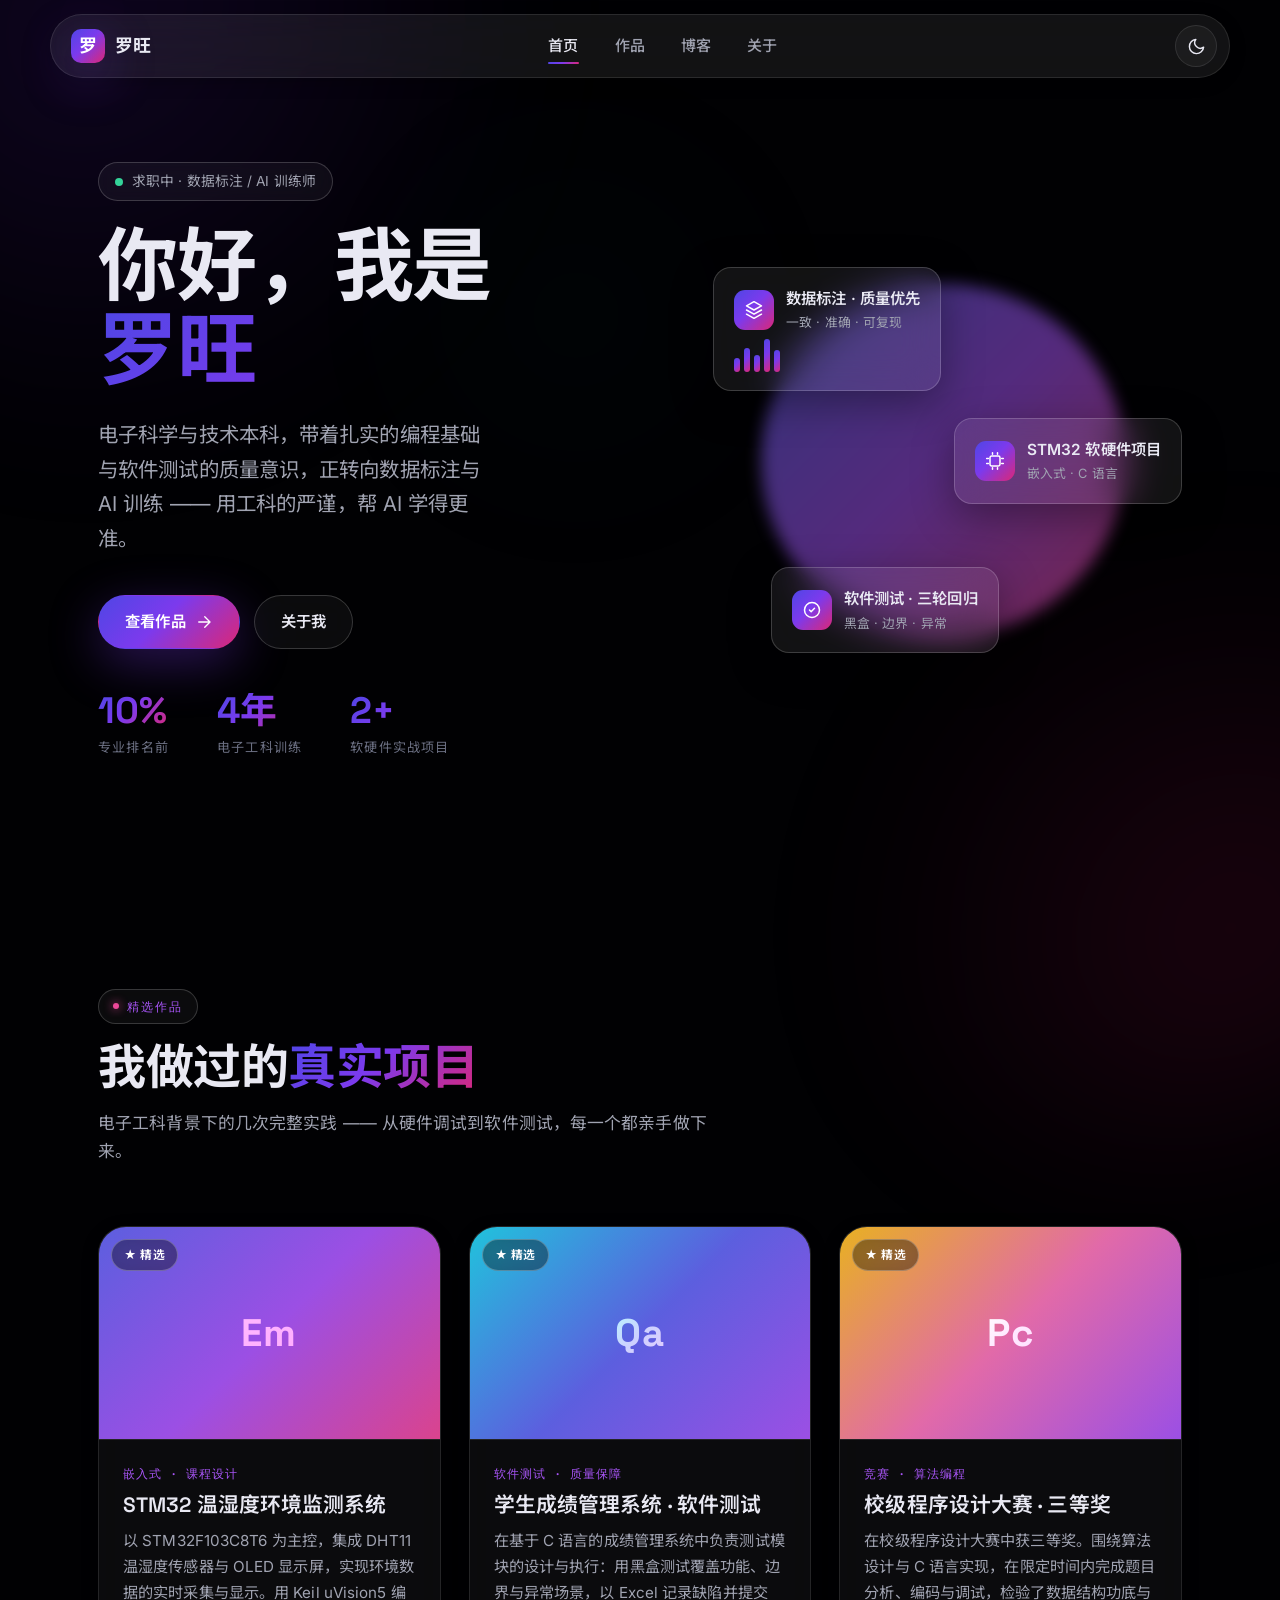
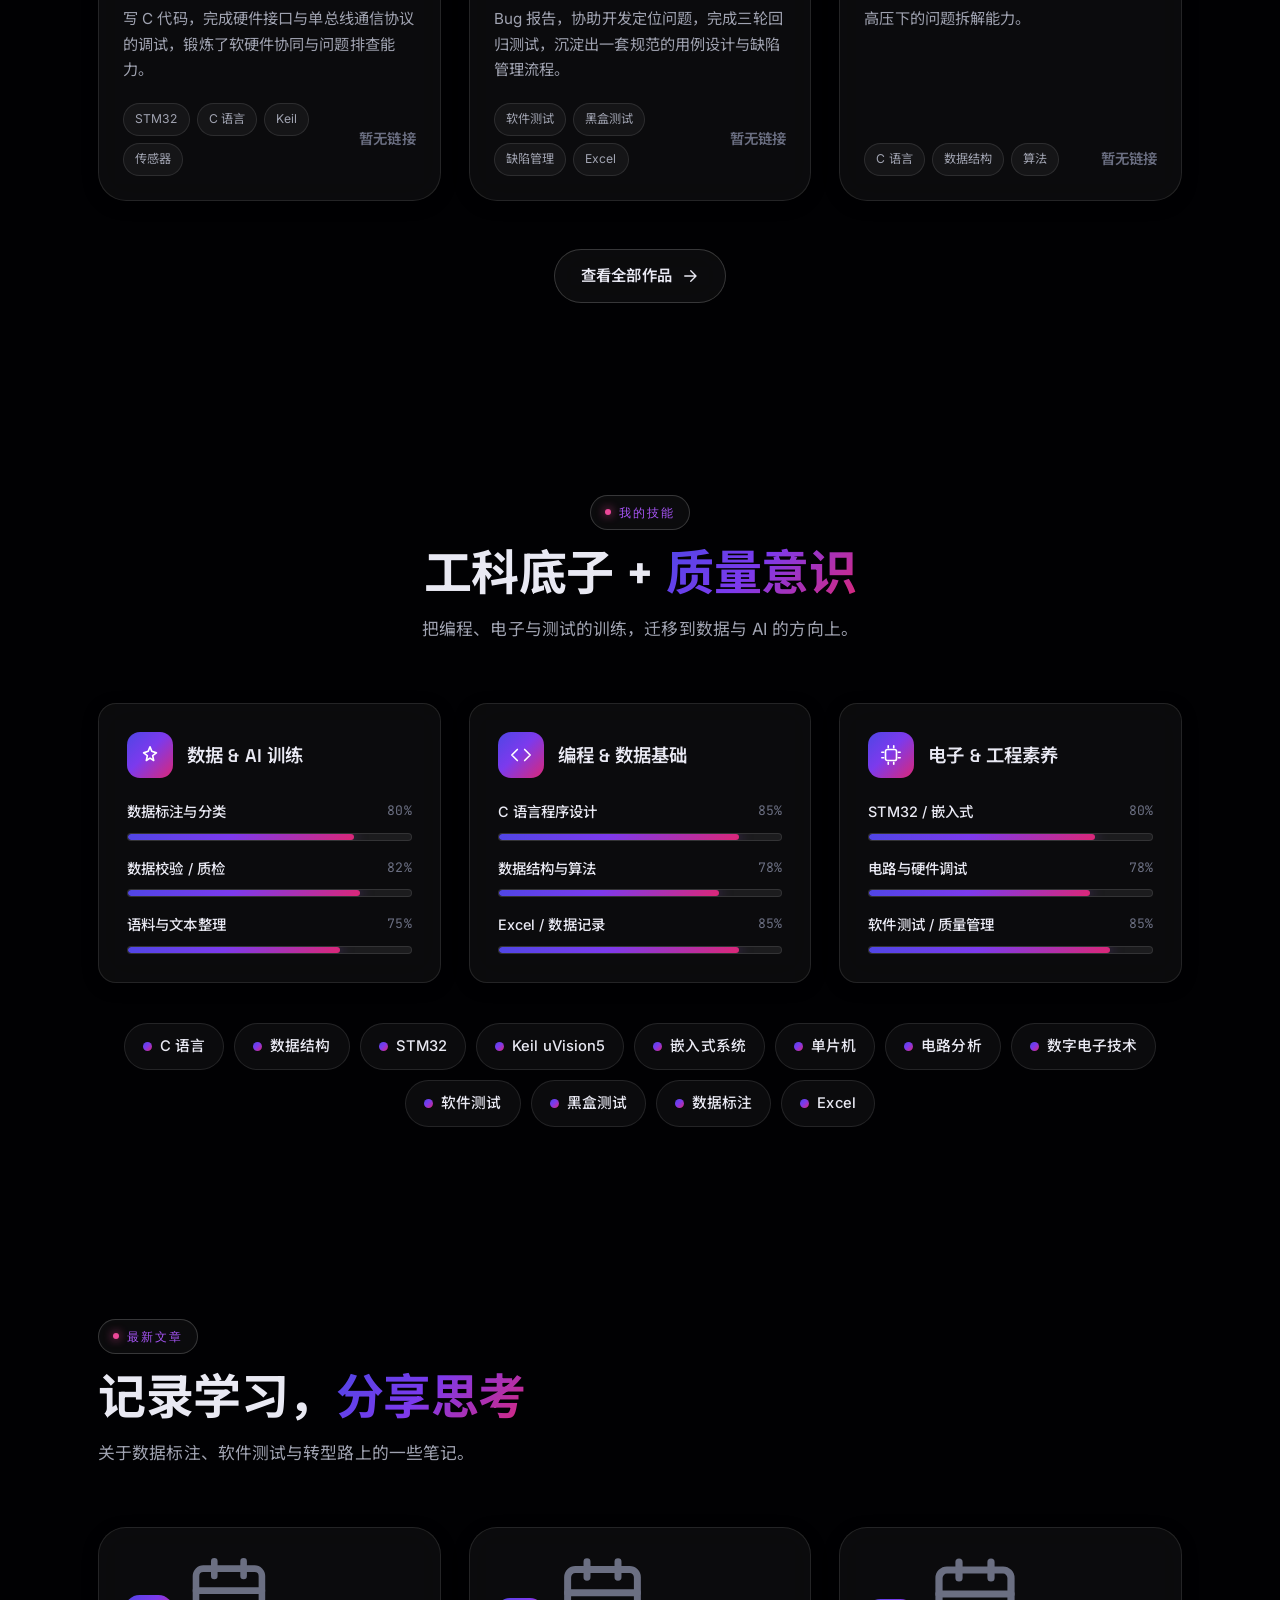
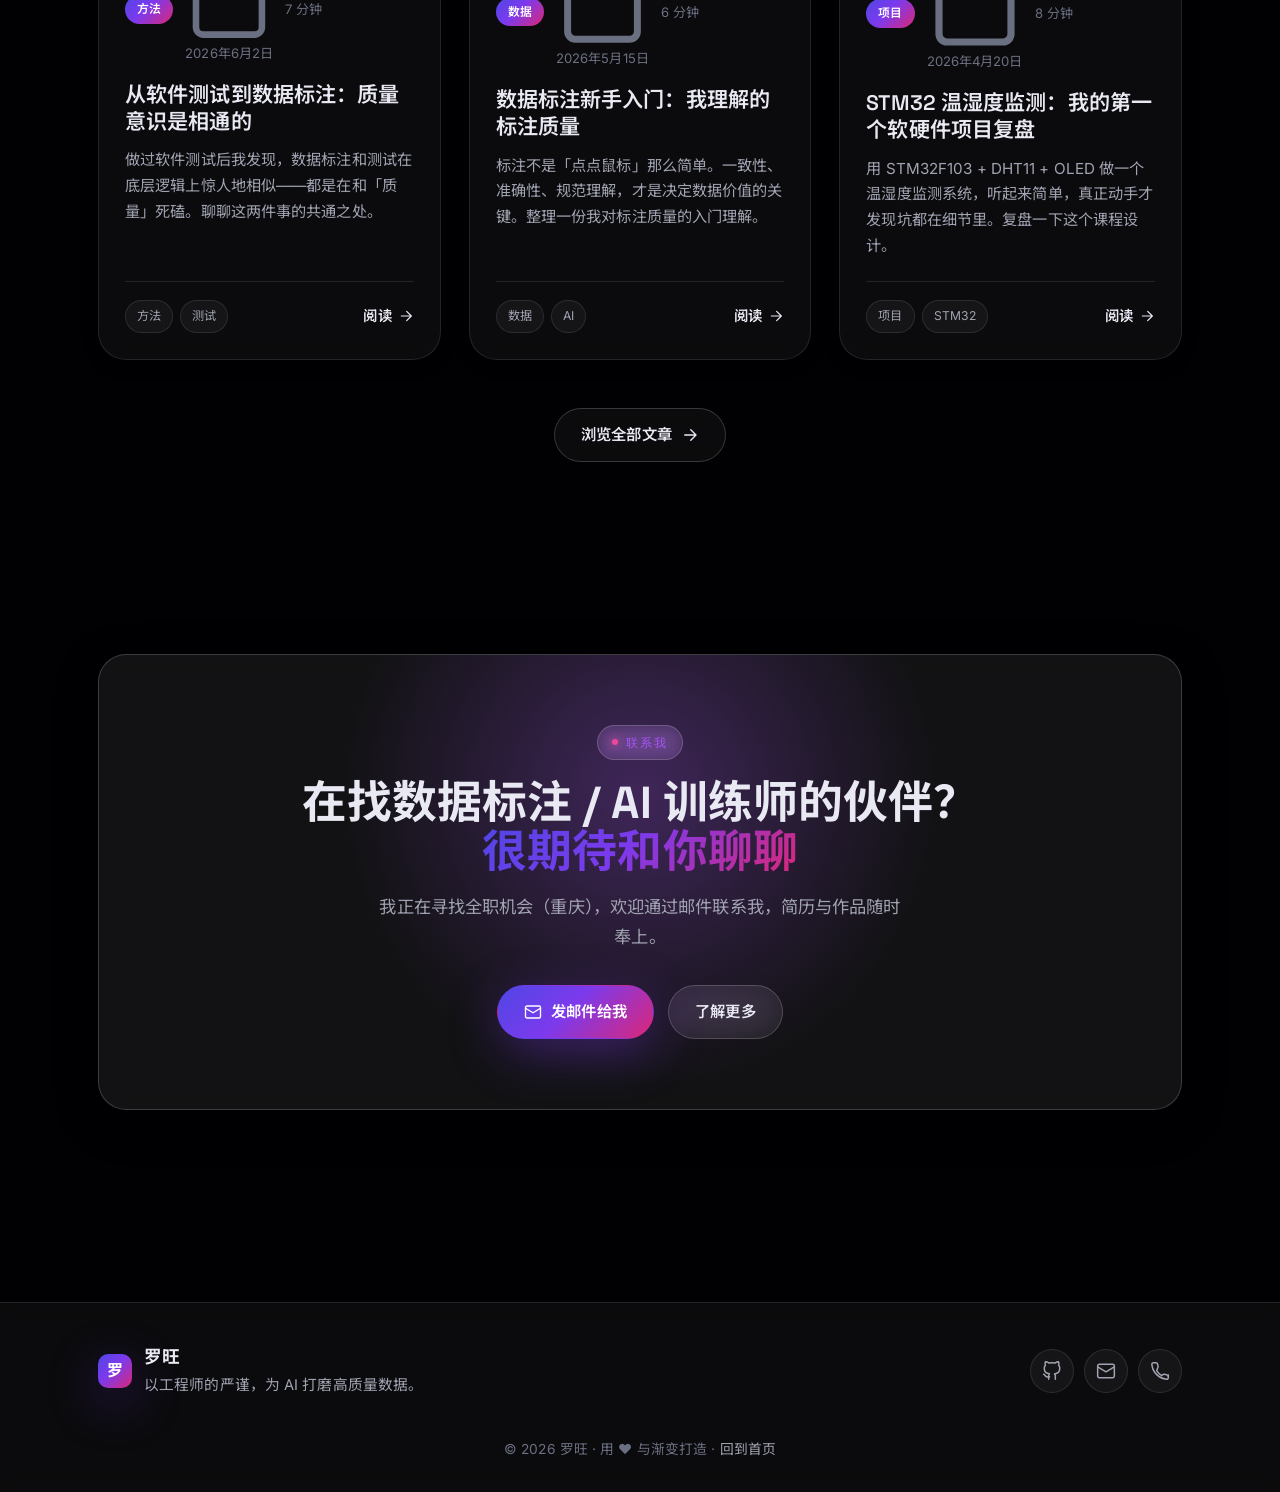
<file: index.html>
<!DOCTYPE html>
<html lang="zh-CN">
<head>
  <meta charset="UTF-8" />
  <meta name="viewport" content="width=device-width, initial-scale=1.0" />
  <title>罗旺 · 数据标注与 AI 训练师</title>
  <meta name="description" content="罗旺的个人网站 —— 电子科学与技术本科，求职数据标注 / AI 训练师。作品集与博客：STM32 软硬件项目、软件测试经验与数据质量思考。" />
  <link rel="icon" href="data:image/svg+xml,%3Csvg xmlns='http://www.w3.org/2000/svg' viewBox='0 0 32 32'%3E%3Cdefs%3E%3ClinearGradient id='g' x1='0' y1='0' x2='1' y2='1'%3E%3Cstop offset='0' stop-color='%236366f1'/%3E%3Cstop offset='.5' stop-color='%23a855f7'/%3E%3Cstop offset='1' stop-color='%23ec4899'/%3E%3C/linearGradient%3E%3C/defs%3E%3Crect width='32' height='32' rx='8' fill='url(%23g)'/%3E%3Cpath d='M16 7l2.3 6.2L24.5 15l-6.2 2.3L16 23.5l-2.3-6.2L7.5 15z' fill='white'/%3E%3C/svg%3E" />
  <link rel="preconnect" href="https://fonts.googleapis.com" />
  <link rel="preconnect" href="https://fonts.gstatic.com" crossorigin />
  <link href="https://fonts.googleapis.com/css2?family=Space+Grotesk:wght@400;500;600;700&family=Inter:wght@400;500;600;700&family=JetBrains+Mono:wght@400;500&family=Noto+Sans+SC:wght@400;500;700&display=swap" rel="stylesheet" />
  <link rel="stylesheet" href="css/style.css?v=6" />
  <link rel="stylesheet" href="css/components.css?v=6" />
  <script>(function(){try{if(localStorage.getItem('theme')==='light'){document.documentElement.setAttribute('data-theme','light');}}catch(e){}})();</script>
</head>
<body>
  <main>
    <!-- ============ HERO ============ -->
    <header class="hero">
      <div class="container hero__grid">
        <div class="hero__intro">
          <span class="hero__badge"><span class="dot"></span>求职中 · 数据标注 / AI 训练师</span>
          <h1 class="hero__title">
            <span class="line">你好，我是</span>
            <span class="line text-grad">罗旺</span>
          </h1>
          <p class="hero__lead">电子科学与技术本科，带着扎实的编程基础与软件测试的质量意识，正转向数据标注与 AI 训练 —— 用工科的严谨，帮 AI 学得更准。</p>
          <div class="hero__cta">
            <a class="btn btn--primary" href="projects.html">
              查看作品
              <svg viewBox="0 0 24 24" fill="none" stroke="currentColor" stroke-width="1.8" stroke-linecap="round" stroke-linejoin="round"><path d="M5 12h14M13 5l7 7-7 7"/></svg>
            </a>
            <a class="btn btn--ghost" href="about.html">关于我</a>
          </div>
          <div class="hero__meta" id="hero-stats"></div>
        </div>

        <div class="hero__visual">
          <div class="hero__orb"></div>
          <div class="float-card float-card--a glass">
            <div class="fc-row">
              <span class="fc-ico">
                <svg viewBox="0 0 24 24" fill="none" stroke="currentColor" stroke-width="1.8" stroke-linecap="round" stroke-linejoin="round"><path d="M12 2l9 5-9 5-9-5 9-5zM3 12l9 5 9-5M3 17l9 5 9-5"/></svg>
              </span>
              <div>
                <div class="fc-title">数据标注 · 质量优先</div>
                <div class="fc-sub">一致 · 准确 · 可复现</div>
              </div>
            </div>
            <div class="spark"><i></i><i></i><i></i><i></i><i></i></div>
          </div>

          <div class="float-card float-card--b glass">
            <div class="fc-row">
              <span class="fc-ico">
                <svg viewBox="0 0 24 24" fill="none" stroke="currentColor" stroke-width="1.8" stroke-linecap="round" stroke-linejoin="round"><rect x="6" y="6" width="12" height="12" rx="2"/><path d="M9 2v2M15 2v2M9 20v2M15 20v2M2 9h2M2 15h2M20 9h2M20 15h2"/></svg>
              </span>
              <div>
                <div class="fc-title">STM32 软硬件项目</div>
                <div class="fc-sub">嵌入式 · C 语言</div>
              </div>
            </div>
          </div>

          <div class="float-card float-card--c glass">
            <div class="fc-row">
              <span class="fc-ico">
                <svg viewBox="0 0 24 24" fill="none" stroke="currentColor" stroke-width="1.8" stroke-linecap="round" stroke-linejoin="round"><circle cx="12" cy="12" r="9"/><path d="M9 12l2 2 4-4"/></svg>
              </span>
              <div>
                <div class="fc-title">软件测试 · 三轮回归</div>
                <div class="fc-sub">黑盒 · 边界 · 异常</div>
              </div>
            </div>
          </div>
        </div>
      </div>
    </header>

    <!-- ============ 精选作品 ============ -->
    <section class="section" id="work">
      <div class="container">
        <div class="section-head">
          <span class="eyebrow reveal">精选作品</span>
          <h2 class="section-title reveal" data-delay="1">我做过的<span class="text-grad">真实项目</span></h2>
          <p class="section-sub reveal" data-delay="2">电子工科背景下的几次完整实践 —— 从硬件调试到软件测试，每一个都亲手做下来。</p>
        </div>
        <div class="grid grid--3" id="featured-projects"></div>
        <div class="center" style="margin-top:48px">
          <a class="btn btn--ghost reveal" href="projects.html">
            查看全部作品
            <svg viewBox="0 0 24 24" fill="none" stroke="currentColor" stroke-width="1.8" stroke-linecap="round" stroke-linejoin="round"><path d="M5 12h14M13 5l7 7-7 7"/></svg>
          </a>
        </div>
      </div>
    </section>

    <!-- ============ 技能栈 ============ -->
    <section class="section section--tight" id="skills-section">
      <div class="container">
        <div class="section-head center">
          <span class="eyebrow reveal">我的技能</span>
          <h2 class="section-title reveal" data-delay="1">工科底子 + <span class="text-grad">质量意识</span></h2>
          <p class="section-sub reveal" data-delay="2">把编程、电子与测试的训练，迁移到数据与 AI 的方向上。</p>
        </div>
        <div class="grid grid--3" id="skills"></div>
        <div class="chip-cloud reveal" id="stack" style="margin-top:40px;justify-content:center"></div>
      </div>
    </section>

    <!-- ============ 最新文章 ============ -->
    <section class="section" id="writing">
      <div class="container">
        <div class="section-head">
          <span class="eyebrow reveal">最新文章</span>
          <h2 class="section-title reveal" data-delay="1">记录学习，<span class="text-grad">分享思考</span></h2>
          <p class="section-sub reveal" data-delay="2">关于数据标注、软件测试与转型路上的一些笔记。</p>
        </div>
        <div class="grid grid--3" id="recent-posts"></div>
        <div class="center" style="margin-top:48px">
          <a class="btn btn--ghost reveal" href="blog.html">
            浏览全部文章
            <svg viewBox="0 0 24 24" fill="none" stroke="currentColor" stroke-width="1.8" stroke-linecap="round" stroke-linejoin="round"><path d="M5 12h14M13 5l7 7-7 7"/></svg>
          </a>
        </div>
      </div>
    </section>

    <!-- ============ 联系 CTA ============ -->
    <section class="section section--tight">
      <div class="container">
        <div class="cta-card reveal">
          <span class="eyebrow">联系我</span>
          <h2 class="cta-card__title" style="margin-top:18px">在找数据标注 / AI 训练师的伙伴？<br /><span class="text-grad">很期待和你聊聊</span></h2>
          <p class="cta-card__sub">我正在寻找全职机会（重庆），欢迎通过邮件联系我，简历与作品随时奉上。</p>
          <div class="cta-card__actions">
            <a class="btn btn--primary" href="mailto:m16623701959@163.com">
              <svg viewBox="0 0 24 24" fill="none" stroke="currentColor" stroke-width="1.8" stroke-linecap="round" stroke-linejoin="round"><rect x="2" y="4" width="20" height="16" rx="2"/><path d="M22 7l-10 6L2 7"/></svg>
              发邮件给我
            </a>
            <a class="btn btn--ghost" href="about.html">了解更多</a>
          </div>
        </div>
      </div>
    </section>
  </main>

  <script src="js/data.js?v=6"></script>
  <script src="js/main.js?v=6"></script>
</body>
</html>
</file>
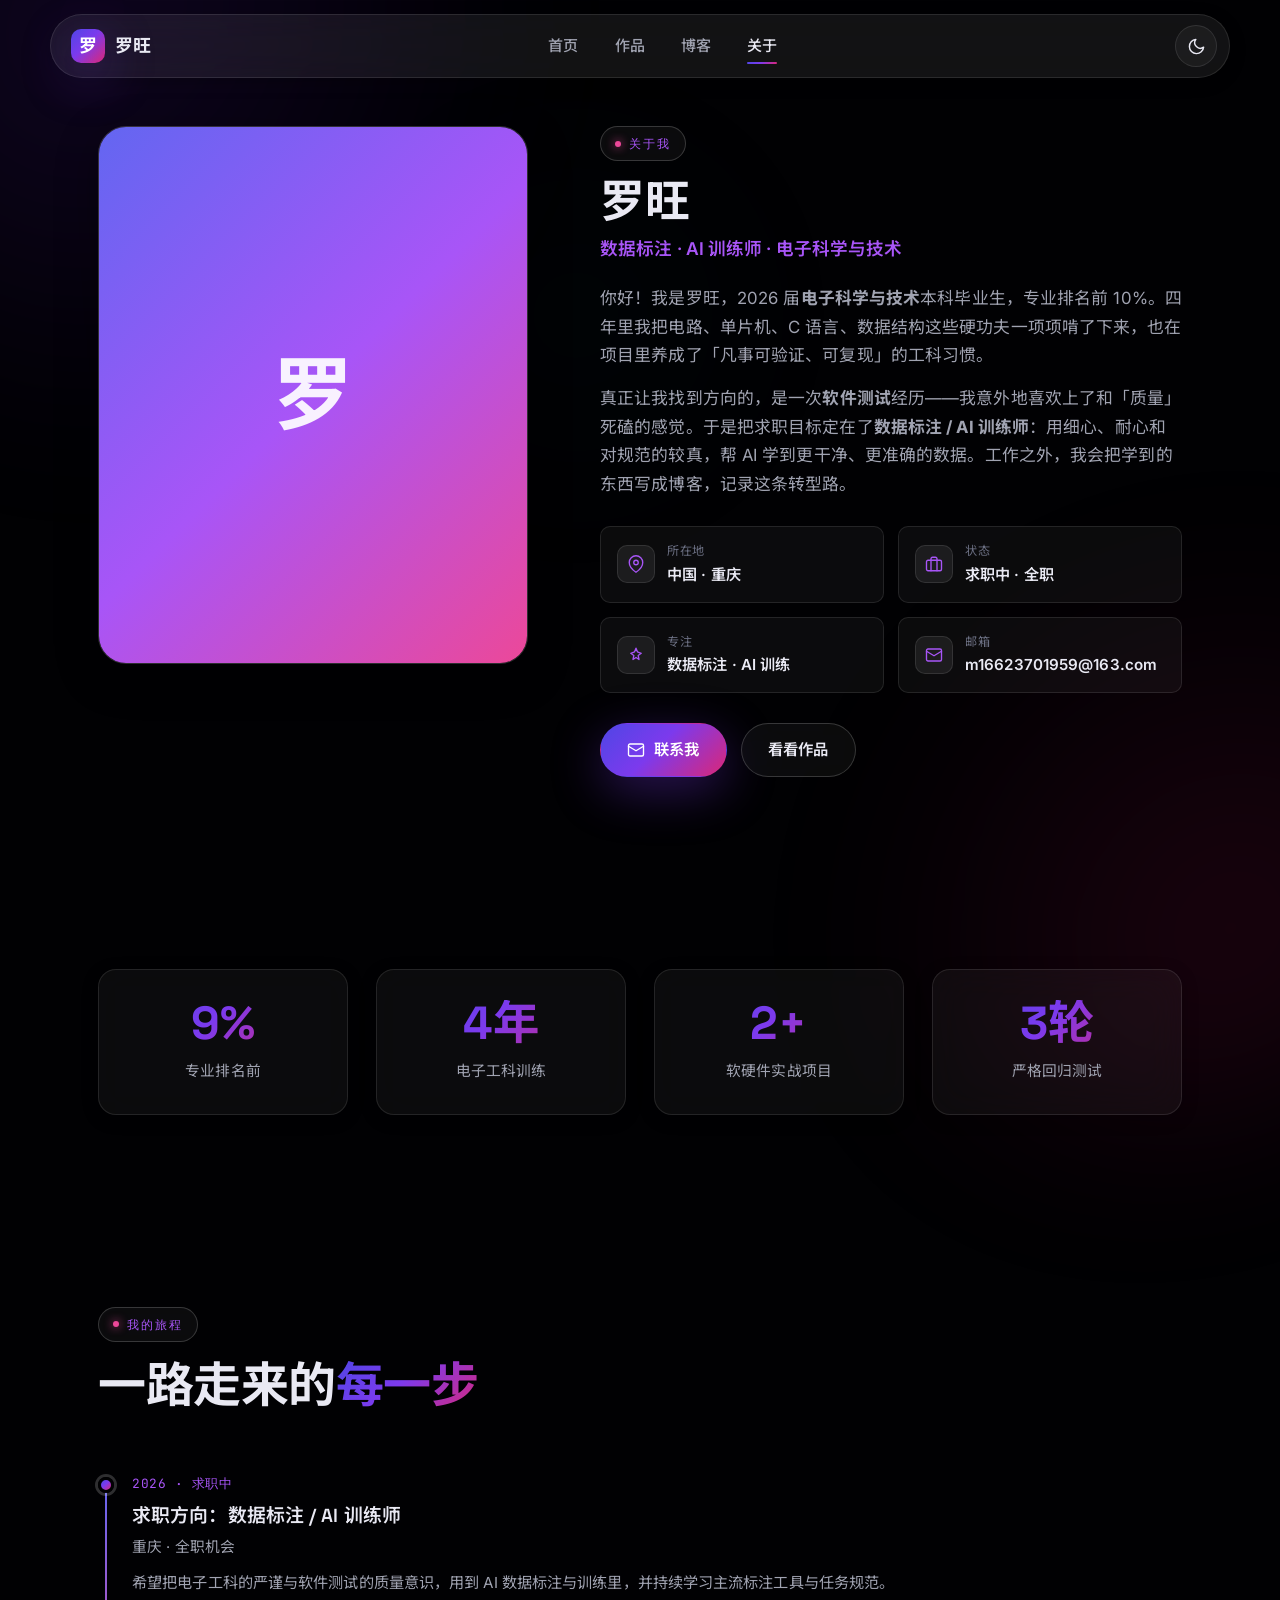
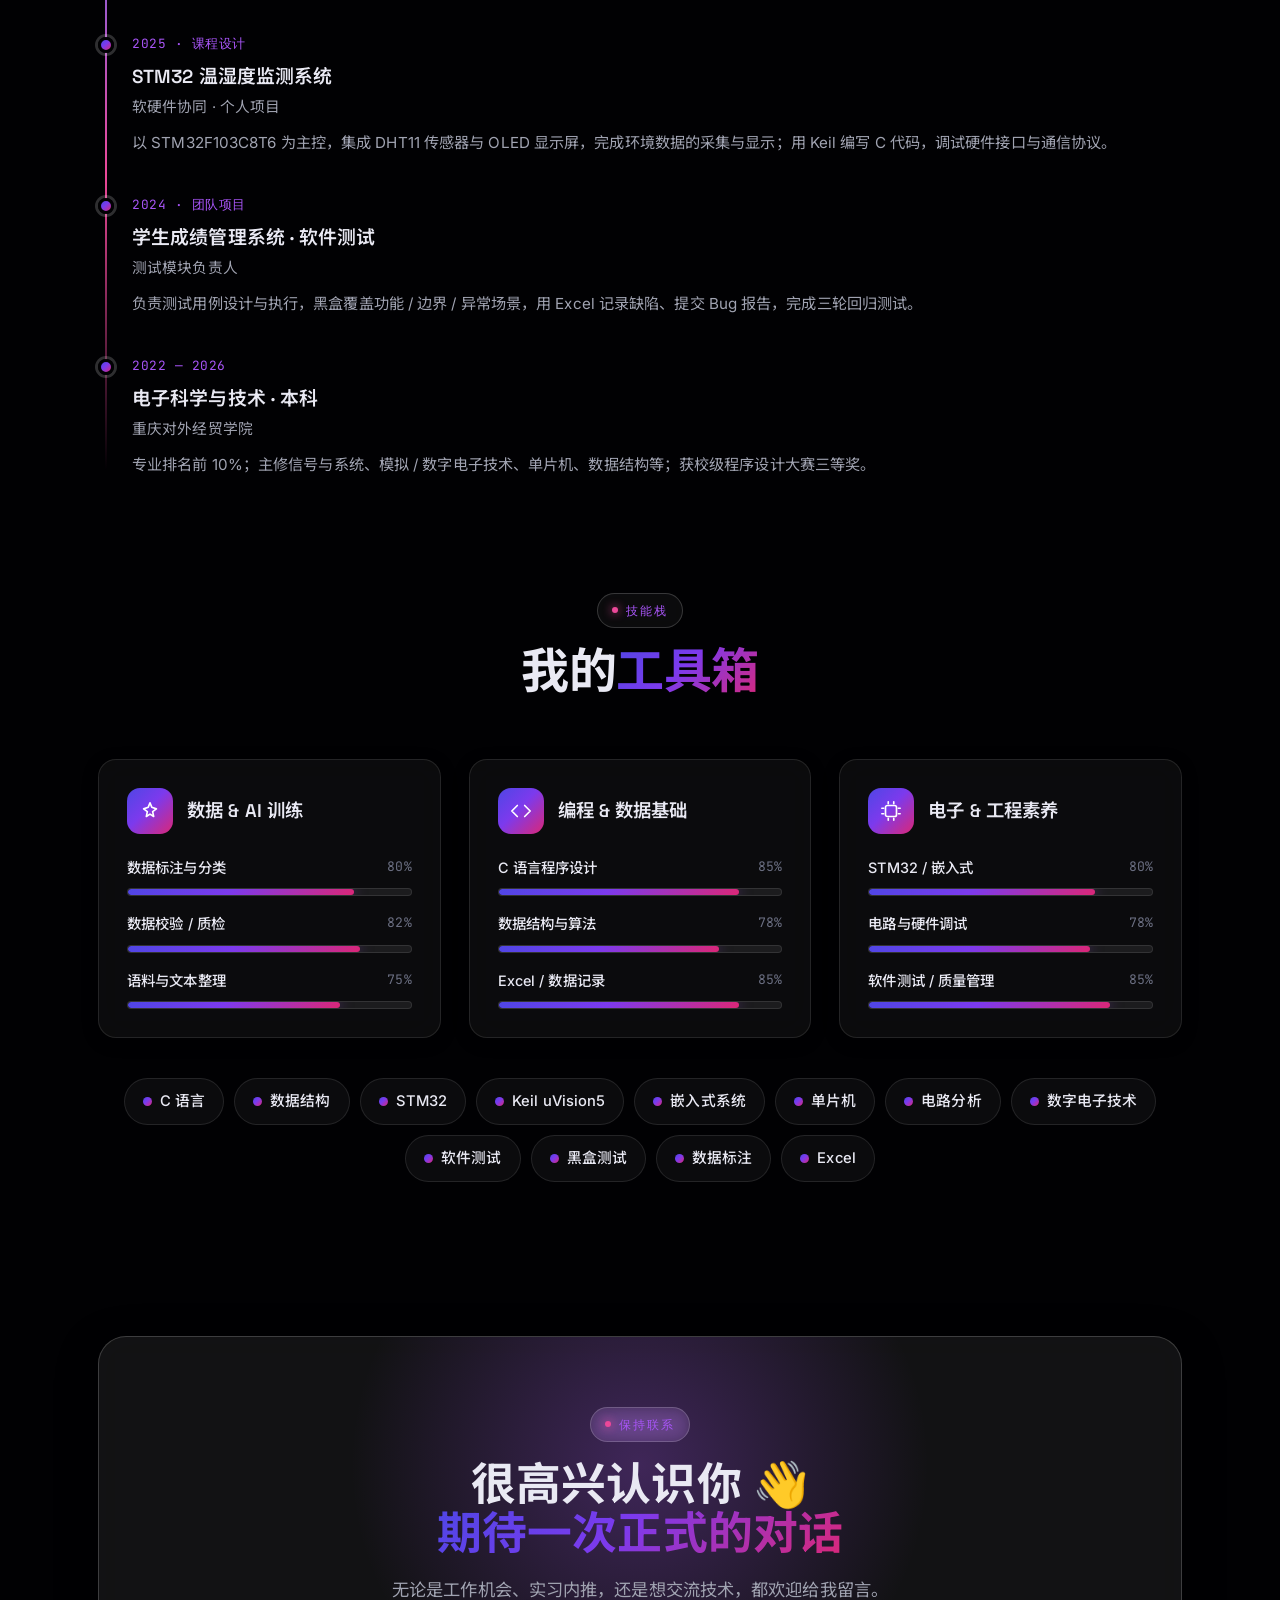
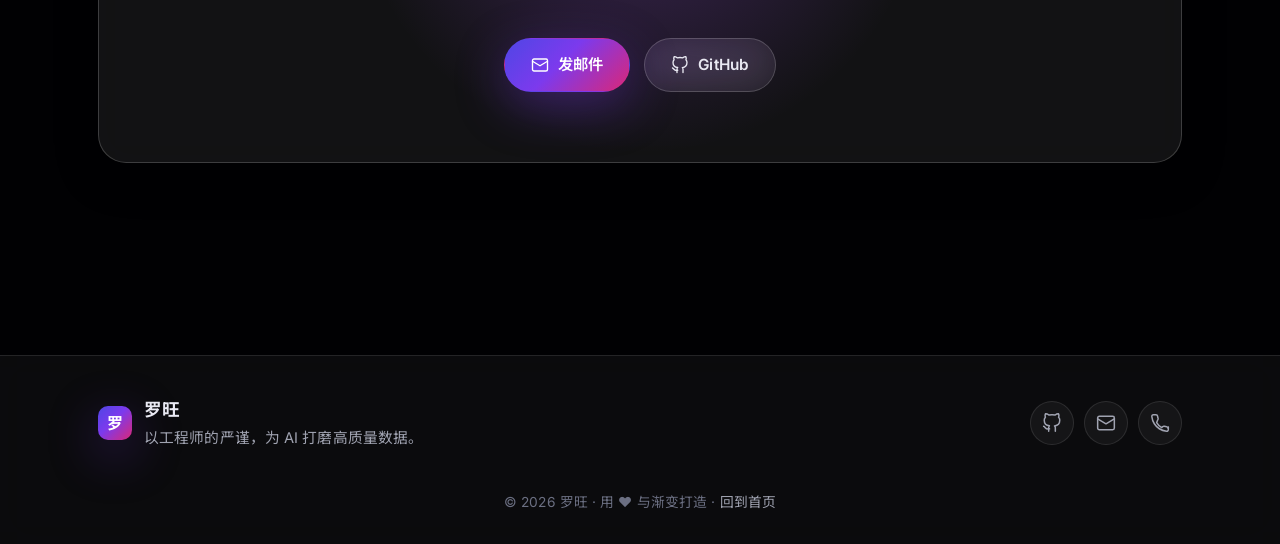
<file: about.html>
<!DOCTYPE html>
<html lang="zh-CN">
<head>
  <meta charset="UTF-8" />
  <meta name="viewport" content="width=device-width, initial-scale=1.0" />
  <title>关于 · 罗旺</title>
  <meta name="description" content="关于罗旺 —— 电子科学与技术本科，求职数据标注 / AI 训练师的经历、技能与故事。" />
  <link rel="icon" href="data:image/svg+xml,%3Csvg xmlns='http://www.w3.org/2000/svg' viewBox='0 0 32 32'%3E%3Cdefs%3E%3ClinearGradient id='g' x1='0' y1='0' x2='1' y2='1'%3E%3Cstop offset='0' stop-color='%236366f1'/%3E%3Cstop offset='.5' stop-color='%23a855f7'/%3E%3Cstop offset='1' stop-color='%23ec4899'/%3E%3C/linearGradient%3E%3C/defs%3E%3Crect width='32' height='32' rx='8' fill='url(%23g)'/%3E%3Cpath d='M16 7l2.3 6.2L24.5 15l-6.2 2.3L16 23.5l-2.3-6.2L7.5 15z' fill='white'/%3E%3C/svg%3E" />
  <link rel="preconnect" href="https://fonts.googleapis.com" />
  <link rel="preconnect" href="https://fonts.gstatic.com" crossorigin />
  <link href="https://fonts.googleapis.com/css2?family=Space+Grotesk:wght@400;500;600;700&family=Inter:wght@400;500;600;700&family=JetBrains+Mono:wght@400;500&family=Noto+Sans+SC:wght@400;500;700&display=swap" rel="stylesheet" />
  <link rel="stylesheet" href="css/style.css?v=6" />
  <link rel="stylesheet" href="css/components.css?v=6" />
  <script>(function(){try{if(localStorage.getItem('theme')==='light'){document.documentElement.setAttribute('data-theme','light');}}catch(e){}})();</script>
</head>
<body>
  <main>
    <!-- ============ 简介 ============ -->
    <section class="section page-top">
      <div class="container">
        <div class="about-grid">
          <div class="avatar-wrap reveal">
            <div class="avatar-bg"></div>
            <div class="avatar-glyph">罗</div>
          </div>
          <div class="reveal" data-delay="1">
            <span class="eyebrow">关于我</span>
            <h1 class="about-name" style="margin-top:16px">罗旺</h1>
            <div class="about-role">数据标注 · AI 训练师 · 电子科学与技术</div>
            <div class="about-bio">
              <p>你好！我是罗旺，2026 届<strong>电子科学与技术</strong>本科毕业生，专业排名前 10%。四年里我把电路、单片机、C 语言、数据结构这些硬功夫一项项啃了下来，也在项目里养成了「凡事可验证、可复现」的工科习惯。</p>
              <p>真正让我找到方向的，是一次<strong>软件测试</strong>经历——我意外地喜欢上了和「质量」死磕的感觉。于是把求职目标定在了<strong>数据标注 / AI 训练师</strong>：用细心、耐心和对规范的较真，帮 AI 学到更干净、更准确的数据。工作之外，我会把学到的东西写成博客，记录这条转型路。</p>
            </div>
            <div class="about-facts">
              <div class="fact">
                <span class="fact-ico"><svg viewBox="0 0 24 24" fill="none" stroke="currentColor" stroke-width="1.8" stroke-linecap="round" stroke-linejoin="round"><path d="M21 10c0 7-9 13-9 13s-9-6-9-13a9 9 0 0118 0z"/><circle cx="12" cy="10" r="3"/></svg></span>
                <div><div class="fact-label">所在地</div><div class="fact-value">中国 · 重庆</div></div>
              </div>
              <div class="fact">
                <span class="fact-ico"><svg viewBox="0 0 24 24" fill="none" stroke="currentColor" stroke-width="1.8" stroke-linecap="round" stroke-linejoin="round"><rect x="2" y="7" width="20" height="14" rx="2"/><path d="M16 21V5a2 2 0 00-2-2h-4a2 2 0 00-2 2v16"/></svg></span>
                <div><div class="fact-label">状态</div><div class="fact-value">求职中 · 全职</div></div>
              </div>
              <div class="fact">
                <span class="fact-ico"><svg viewBox="0 0 24 24" fill="none" stroke="currentColor" stroke-width="1.8" stroke-linecap="round" stroke-linejoin="round"><path d="M12 3l1.9 4.8L19 9.7l-4.1 2.9L16 18l-4-2.6L8 18l1.1-5.4L5 9.7l5.1-1.9z"/></svg></span>
                <div><div class="fact-label">专注</div><div class="fact-value">数据标注 · AI 训练</div></div>
              </div>
              <div class="fact">
                <span class="fact-ico"><svg viewBox="0 0 24 24" fill="none" stroke="currentColor" stroke-width="1.8" stroke-linecap="round" stroke-linejoin="round"><rect x="2" y="4" width="20" height="16" rx="2"/><path d="M22 7l-10 6L2 7"/></svg></span>
                <div><div class="fact-label">邮箱</div><div class="fact-value">m16623701959@163.com</div></div>
              </div>
            </div>
            <div class="hero__cta" style="margin-top:30px">
              <a class="btn btn--primary" href="mailto:m16623701959@163.com">
                <svg viewBox="0 0 24 24" fill="none" stroke="currentColor" stroke-width="1.8" stroke-linecap="round" stroke-linejoin="round"><rect x="2" y="4" width="20" height="16" rx="2"/><path d="M22 7l-10 6L2 7"/></svg>
                联系我
              </a>
              <a class="btn btn--ghost" href="projects.html">看看作品</a>
            </div>
          </div>
        </div>
      </div>
    </section>

    <!-- ============ 数据 ============ -->
    <section class="section section--tight">
      <div class="container">
        <div class="stats" id="stats"></div>
      </div>
    </section>

    <!-- ============ 经历时间线 ============ -->
    <section class="section">
      <div class="container">
        <div class="section-head">
          <span class="eyebrow reveal">我的旅程</span>
          <h2 class="section-title reveal" data-delay="1">一路走来的<span class="text-grad">每一步</span></h2>
        </div>
        <div class="timeline" id="timeline"></div>
      </div>
    </section>

    <!-- ============ 技能 ============ -->
    <section class="section section--tight" style="padding-top:0">
      <div class="container">
        <div class="section-head center">
          <span class="eyebrow reveal">技能栈</span>
          <h2 class="section-title reveal" data-delay="1">我的<span class="text-grad">工具箱</span></h2>
        </div>
        <div class="grid grid--3" id="skills"></div>
        <div class="chip-cloud reveal" id="stack" style="margin-top:40px;justify-content:center"></div>
      </div>
    </section>

    <!-- ============ 联系 CTA ============ -->
    <section class="section section--tight">
      <div class="container">
        <div class="cta-card reveal">
          <span class="eyebrow">保持联系</span>
          <h2 class="cta-card__title" style="margin-top:18px">很高兴认识你 👋<br /><span class="text-grad">期待一次正式的对话</span></h2>
          <p class="cta-card__sub">无论是工作机会、实习内推，还是想交流技术，都欢迎给我留言。</p>
          <div class="cta-card__actions">
            <a class="btn btn--primary" href="mailto:m16623701959@163.com">
              <svg viewBox="0 0 24 24" fill="none" stroke="currentColor" stroke-width="1.8" stroke-linecap="round" stroke-linejoin="round"><rect x="2" y="4" width="20" height="16" rx="2"/><path d="M22 7l-10 6L2 7"/></svg>
              发邮件
            </a>
            <a class="btn btn--ghost" href="https://github.com/HF-lw" target="_blank" rel="noopener">
              <svg viewBox="0 0 24 24" fill="none" stroke="currentColor" stroke-width="1.8" stroke-linecap="round" stroke-linejoin="round"><path d="M9 19c-5 1.5-5-2.5-7-3m14 6v-3.9a3.4 3.4 0 00-.9-2.6c3-.3 6.2-1.5 6.2-6.7A5.2 5.2 0 0019.9 5 4.9 4.9 0 0019.8 1S18.5.6 15.5 2.5a13.4 13.4 0 00-7 0C5.5.6 4.2 1 4.2 1A4.9 4.9 0 004.1 5 5.2 5.2 0 002.7 8.6c0 5.2 3.2 6.4 6.2 6.7a3.4 3.4 0 00-.9 2.6V22"/></svg>
              GitHub
            </a>
          </div>
        </div>
      </div>
    </section>
  </main>

  <script src="js/data.js?v=6"></script>
  <script src="js/main.js?v=6"></script>
</body>
</html>
</file>
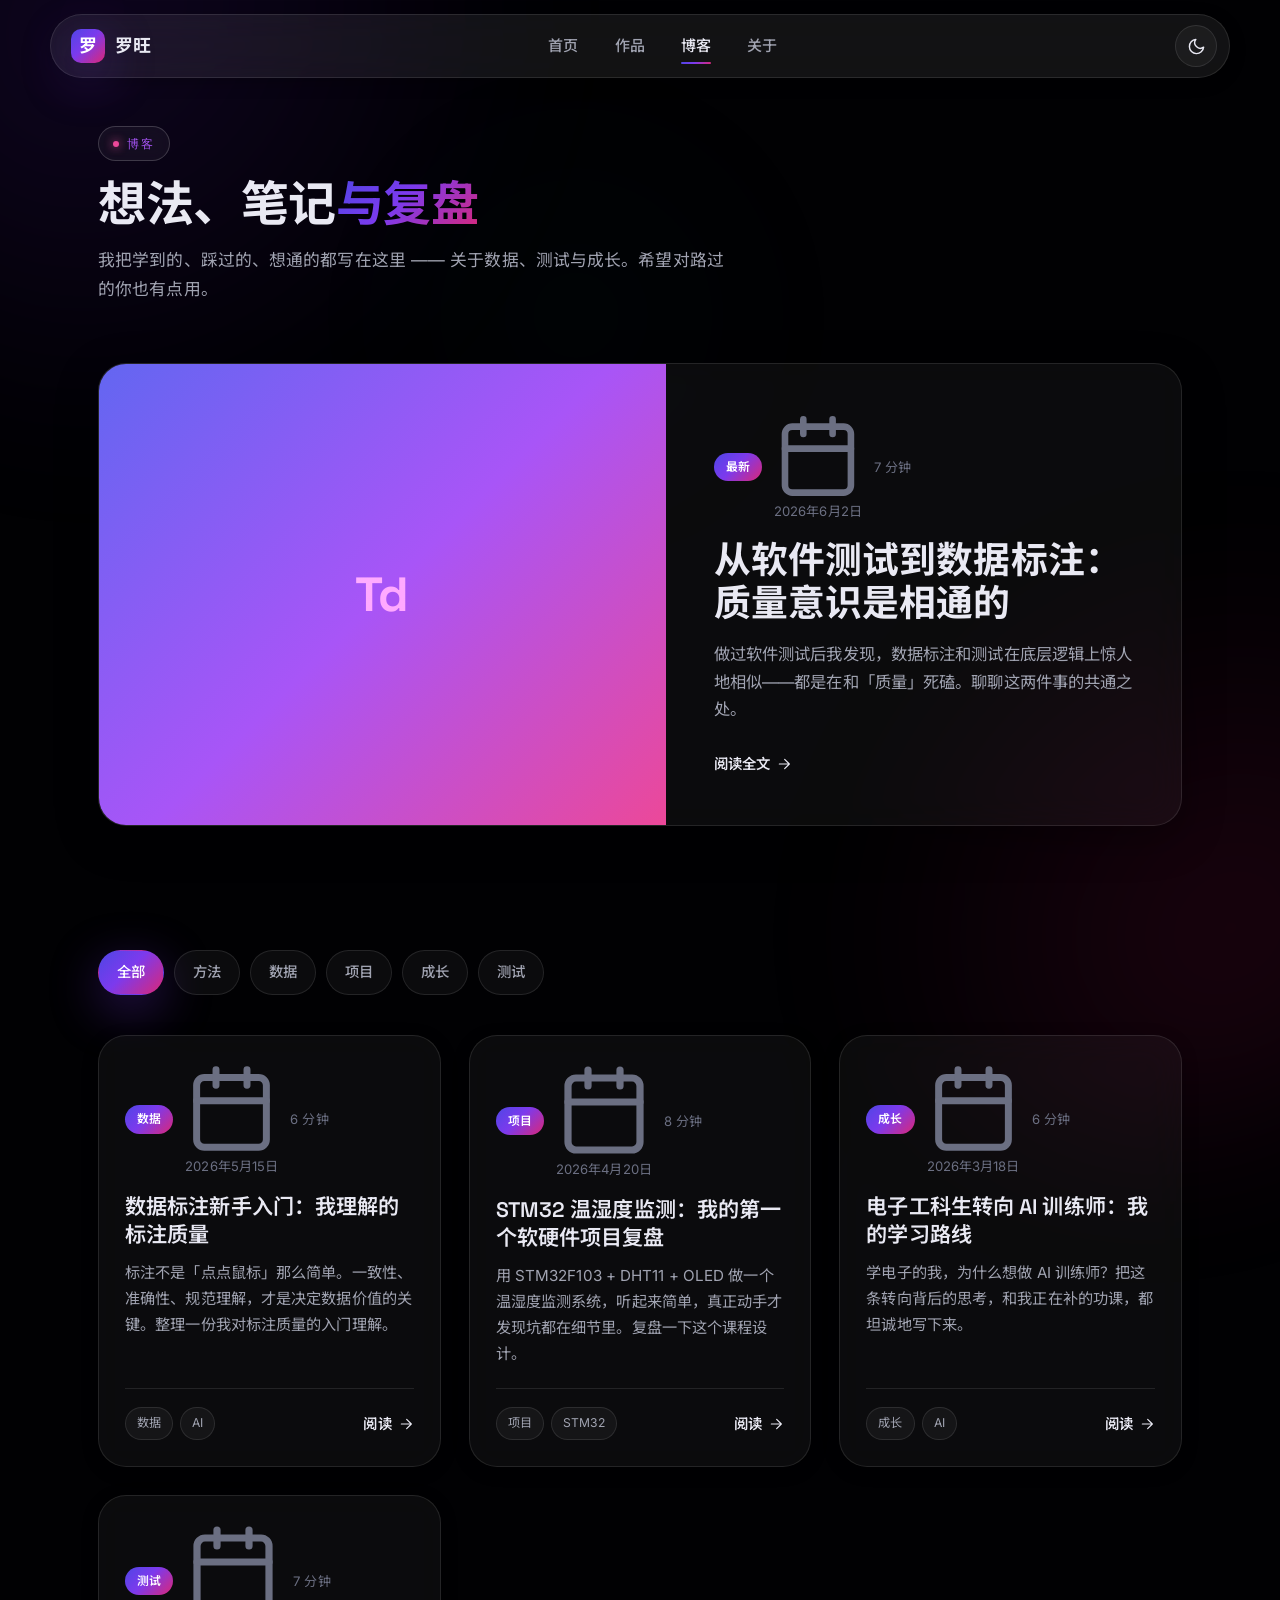
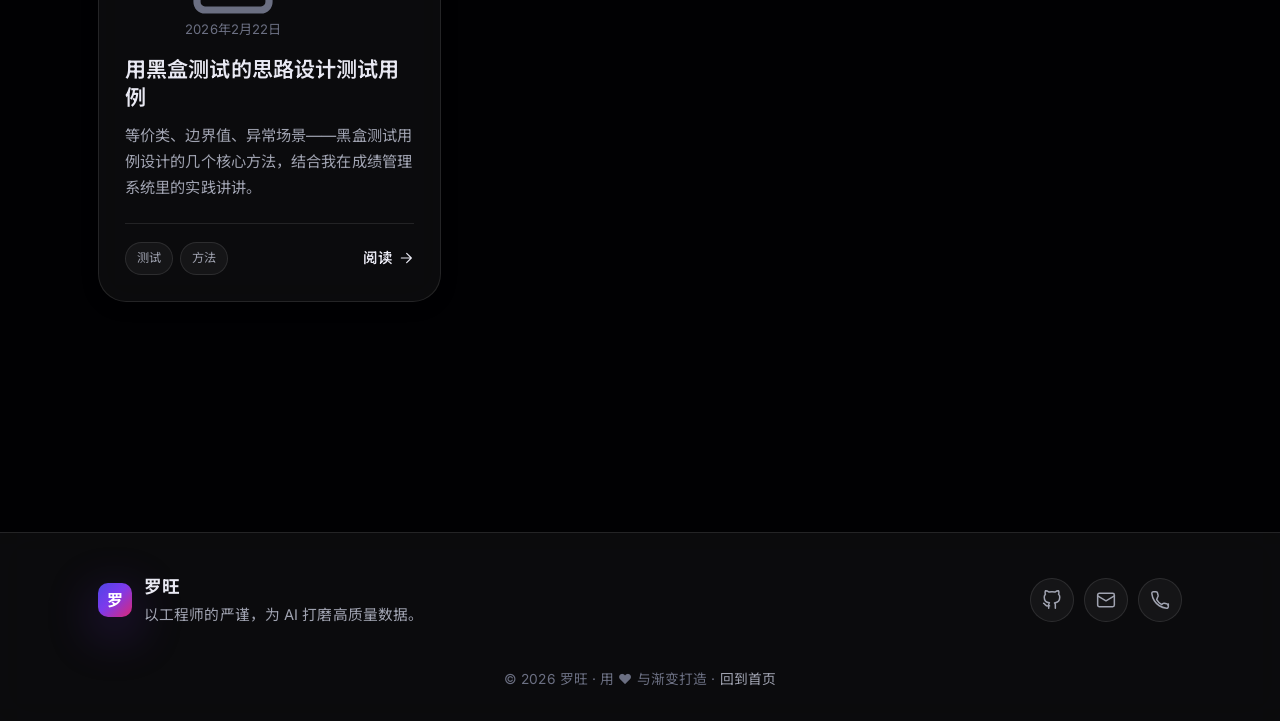
<file: blog.html>
<!DOCTYPE html>
<html lang="zh-CN">
<head>
  <meta charset="UTF-8" />
  <meta name="viewport" content="width=device-width, initial-scale=1.0" />
  <title>博客 · 罗旺</title>
  <meta name="description" content="罗旺的博客 —— 数据标注、软件测试、嵌入式与转型成长的思考笔记。" />
  <link rel="icon" href="data:image/svg+xml,%3Csvg xmlns='http://www.w3.org/2000/svg' viewBox='0 0 32 32'%3E%3Cdefs%3E%3ClinearGradient id='g' x1='0' y1='0' x2='1' y2='1'%3E%3Cstop offset='0' stop-color='%236366f1'/%3E%3Cstop offset='.5' stop-color='%23a855f7'/%3E%3Cstop offset='1' stop-color='%23ec4899'/%3E%3C/linearGradient%3E%3C/defs%3E%3Crect width='32' height='32' rx='8' fill='url(%23g)'/%3E%3Cpath d='M16 7l2.3 6.2L24.5 15l-6.2 2.3L16 23.5l-2.3-6.2L7.5 15z' fill='white'/%3E%3C/svg%3E" />
  <link rel="preconnect" href="https://fonts.googleapis.com" />
  <link rel="preconnect" href="https://fonts.gstatic.com" crossorigin />
  <link href="https://fonts.googleapis.com/css2?family=Space+Grotesk:wght@400;500;600;700&family=Inter:wght@400;500;600;700&family=JetBrains+Mono:wght@400;500&family=Noto+Sans+SC:wght@400;500;700&display=swap" rel="stylesheet" />
  <link rel="stylesheet" href="css/style.css?v=6" />
  <link rel="stylesheet" href="css/components.css?v=6" />
  <script>(function(){try{if(localStorage.getItem('theme')==='light'){document.documentElement.setAttribute('data-theme','light');}}catch(e){}})();</script>
</head>
<body>
  <main>
    <section class="section page-top section--tight">
      <div class="container">
        <div class="section-head">
          <span class="eyebrow reveal">博客</span>
          <h1 class="section-title reveal" data-delay="1">想法、笔记<span class="text-grad">与复盘</span></h1>
          <p class="section-sub reveal" data-delay="2">我把学到的、踩过的、想通的都写在这里 —— 关于数据、测试与成长。希望对路过的你也有点用。</p>
        </div>
        <!-- 头条大卡 -->
        <div id="blog-feature" style="margin-bottom:48px"></div>
      </div>
    </section>

    <section class="section" style="padding-top:0">
      <div class="container">
        <!-- 标签筛选 -->
        <div class="filter-bar reveal" id="blog-filter"></div>
        <!-- 文章网格 -->
        <div class="grid grid--3" id="blog-list"></div>
      </div>
    </section>
  </main>

  <script src="js/data.js?v=6"></script>
  <script src="js/main.js?v=6"></script>
</body>
</html>
</file>
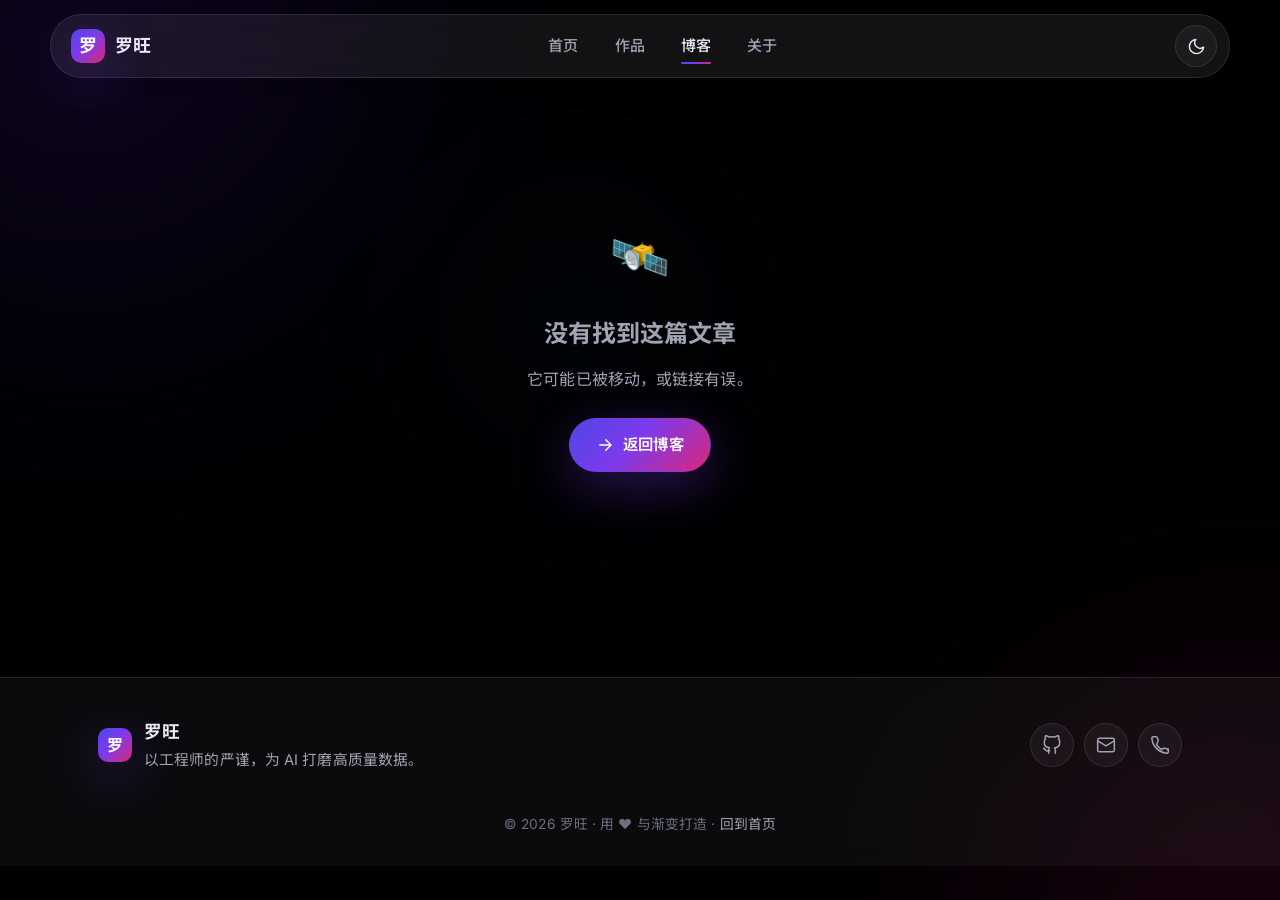
<file: post.html>
<!DOCTYPE html>
<html lang="zh-CN">
<head>
  <meta charset="UTF-8" />
  <meta name="viewport" content="width=device-width, initial-scale=1.0" />
  <title>文章 · 罗旺</title>
  <meta name="description" content="阅读罗旺的文章 —— 数据标注、软件测试与嵌入式的实践笔记。" />
  <link rel="icon" href="data:image/svg+xml,%3Csvg xmlns='http://www.w3.org/2000/svg' viewBox='0 0 32 32'%3E%3Cdefs%3E%3ClinearGradient id='g' x1='0' y1='0' x2='1' y2='1'%3E%3Cstop offset='0' stop-color='%236366f1'/%3E%3Cstop offset='.5' stop-color='%23a855f7'/%3E%3Cstop offset='1' stop-color='%23ec4899'/%3E%3C/linearGradient%3E%3C/defs%3E%3Crect width='32' height='32' rx='8' fill='url(%23g)'/%3E%3Cpath d='M16 7l2.3 6.2L24.5 15l-6.2 2.3L16 23.5l-2.3-6.2L7.5 15z' fill='white'/%3E%3C/svg%3E" />
  <link rel="preconnect" href="https://fonts.googleapis.com" />
  <link rel="preconnect" href="https://fonts.gstatic.com" crossorigin />
  <link href="https://fonts.googleapis.com/css2?family=Space+Grotesk:wght@400;500;600;700&family=Inter:wght@400;500;600;700&family=JetBrains+Mono:wght@400;500&family=Noto+Sans+SC:wght@400;500;700&display=swap" rel="stylesheet" />
  <link rel="stylesheet" href="css/style.css?v=6" />
  <link rel="stylesheet" href="css/components.css?v=6" />
  <script>(function(){try{if(localStorage.getItem('theme')==='light'){document.documentElement.setAttribute('data-theme','light');}}catch(e){}})();</script>
</head>
<body>
  <main class="page-top">
    <!-- 文章内容由 main.js 依据 ?slug= 注入 -->
    <div id="post-detail"></div>
  </main>

  <script src="js/data.js?v=6"></script>
  <script src="js/main.js?v=6"></script>
</body>
</html>
</file>
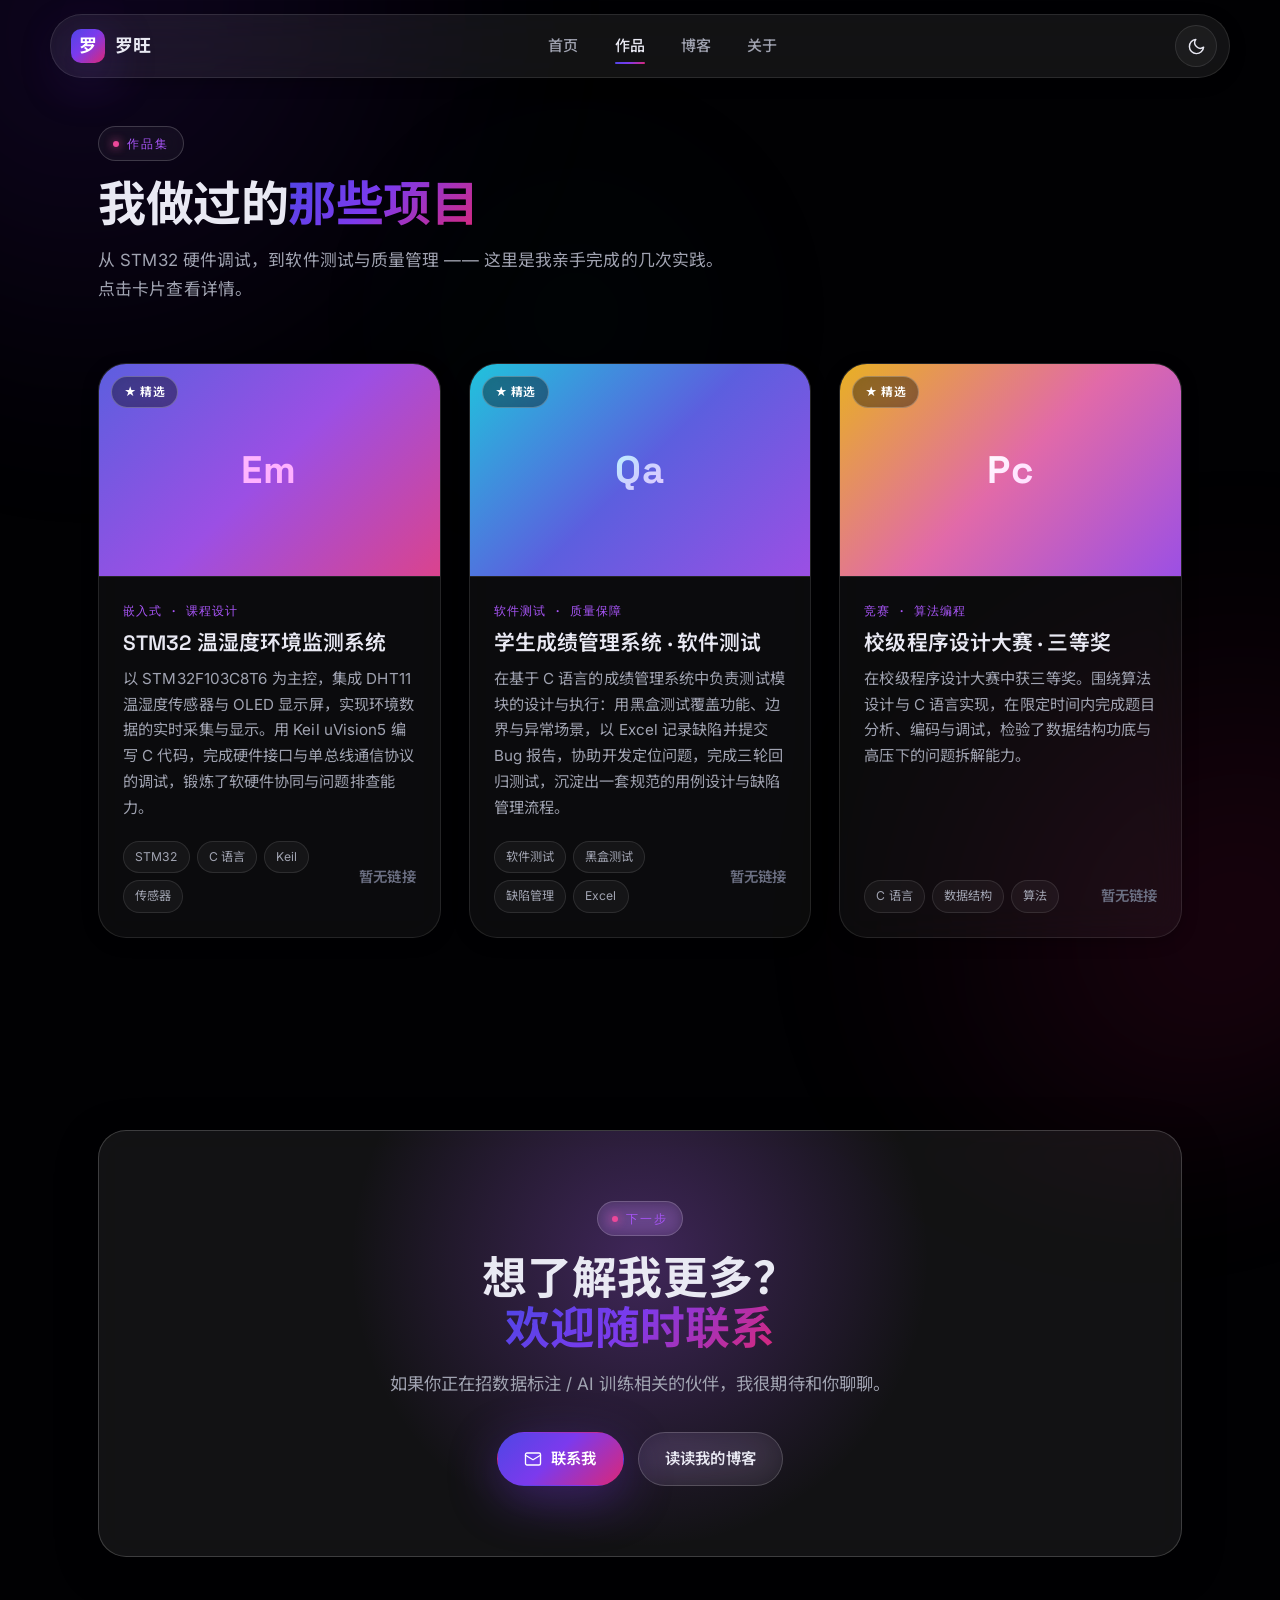
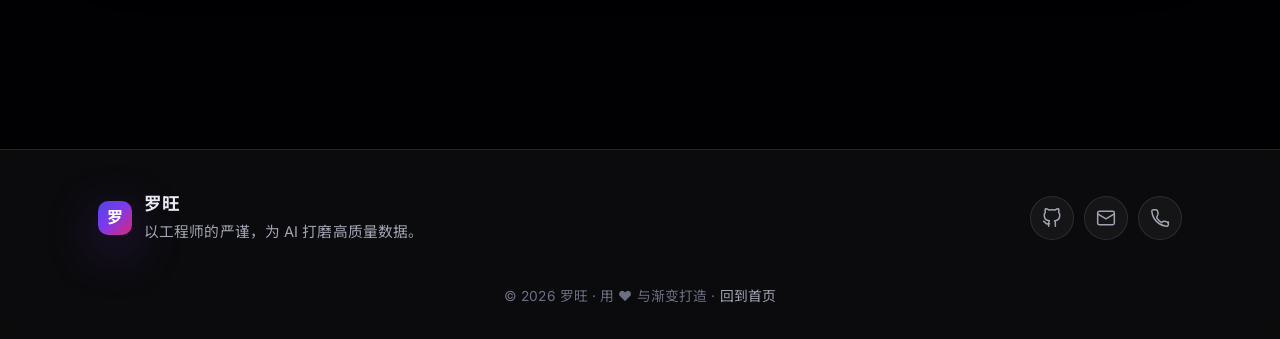
<file: projects.html>
<!DOCTYPE html>
<html lang="zh-CN">
<head>
  <meta charset="UTF-8" />
  <meta name="viewport" content="width=device-width, initial-scale=1.0" />
  <title>作品集 · 罗旺</title>
  <meta name="description" content="罗旺的作品集 —— STM32 温湿度监测系统、学生成绩管理系统软件测试、校级程序设计大赛等软硬件实践。" />
  <link rel="icon" href="data:image/svg+xml,%3Csvg xmlns='http://www.w3.org/2000/svg' viewBox='0 0 32 32'%3E%3Cdefs%3E%3ClinearGradient id='g' x1='0' y1='0' x2='1' y2='1'%3E%3Cstop offset='0' stop-color='%236366f1'/%3E%3Cstop offset='.5' stop-color='%23a855f7'/%3E%3Cstop offset='1' stop-color='%23ec4899'/%3E%3C/linearGradient%3E%3C/defs%3E%3Crect width='32' height='32' rx='8' fill='url(%23g)'/%3E%3Cpath d='M16 7l2.3 6.2L24.5 15l-6.2 2.3L16 23.5l-2.3-6.2L7.5 15z' fill='white'/%3E%3C/svg%3E" />
  <link rel="preconnect" href="https://fonts.googleapis.com" />
  <link rel="preconnect" href="https://fonts.gstatic.com" crossorigin />
  <link href="https://fonts.googleapis.com/css2?family=Space+Grotesk:wght@400;500;600;700&family=Inter:wght@400;500;600;700&family=JetBrains+Mono:wght@400;500&family=Noto+Sans+SC:wght@400;500;700&display=swap" rel="stylesheet" />
  <link rel="stylesheet" href="css/style.css?v=6" />
  <link rel="stylesheet" href="css/components.css?v=6" />
  <script>(function(){try{if(localStorage.getItem('theme')==='light'){document.documentElement.setAttribute('data-theme','light');}}catch(e){}})();</script>
</head>
<body>
  <main>
    <section class="section page-top">
      <div class="container">
        <div class="section-head">
          <span class="eyebrow reveal">作品集</span>
          <h1 class="section-title reveal" data-delay="1">我做过的<span class="text-grad">那些项目</span></h1>
          <p class="section-sub reveal" data-delay="2">从 STM32 硬件调试，到软件测试与质量管理 —— 这里是我亲手完成的几次实践。点击卡片查看详情。</p>
        </div>
        <div class="grid grid--auto" id="all-projects"></div>
      </div>
    </section>

    <!-- ============ 联系 CTA ============ -->
    <section class="section section--tight">
      <div class="container">
        <div class="cta-card reveal">
          <span class="eyebrow">下一步</span>
          <h2 class="cta-card__title" style="margin-top:18px">想了解我更多？<br /><span class="text-grad">欢迎随时联系</span></h2>
          <p class="cta-card__sub">如果你正在招数据标注 / AI 训练相关的伙伴，我很期待和你聊聊。</p>
          <div class="cta-card__actions">
            <a class="btn btn--primary" href="mailto:m16623701959@163.com">
              <svg viewBox="0 0 24 24" fill="none" stroke="currentColor" stroke-width="1.8" stroke-linecap="round" stroke-linejoin="round"><rect x="2" y="4" width="20" height="16" rx="2"/><path d="M22 7l-10 6L2 7"/></svg>
              联系我
            </a>
            <a class="btn btn--ghost" href="blog.html">读读我的博客</a>
          </div>
        </div>
      </div>
    </section>
  </main>

  <script src="js/data.js?v=6"></script>
  <script src="js/main.js?v=6"></script>
</body>
</html>
</file>
<file: css/style.css>
/* ============================================================
   style.css — 核心：设计令牌 / 基础 / 布局 / 背景 / 导航 / 页脚 / 动效
   主题：现代渐变 · 毛玻璃（Glassmorphism）
   ============================================================ */

/* ---------- 设计令牌（默认：暗色） ---------- */
:root {
  /* 品牌渐变 */
  --grad: linear-gradient(135deg, #4f46e5 0%, #7c3aed 45%, #db2777 100%);
  --grad-soft: linear-gradient(135deg, #6366f1 0%, #a855f7 50%, #ec4899 100%);
  --c-indigo: #6366f1;
  --c-violet: #a855f7;
  --c-pink: #ec4899;
  --c-cyan: #22d3ee;

  /* 背景 */
  --bg: #010103;
  --bg-2: #06060a;

  /* 文字 */
  --text: #e9e9f3;
  --text-muted: #a0a3b1;
  --text-dim: #6b6f82;

  /* 玻璃 */
  --glass-bg: rgba(255, 255, 255, 0.045);
  --glass-bg-strong: rgba(255, 255, 255, 0.07);
  --glass-border: rgba(255, 255, 255, 0.10);
  --glass-border-strong: rgba(255, 255, 255, 0.18);
  --glass-blur: 18px;

  /* 阴影 */
  --shadow-sm: 0 4px 16px rgba(0, 0, 0, 0.25);
  --shadow-md: 0 12px 40px rgba(0, 0, 0, 0.35);
  --shadow-glow: 0 14px 50px rgba(124, 58, 237, 0.35);

  /* 形状 */
  --radius-sm: 10px;
  --radius: 18px;
  --radius-lg: 28px;
  --radius-pill: 999px;

  /* 间距与节奏 */
  --container: 1180px;
  --gutter: clamp(20px, 5vw, 48px);
  --section-y: clamp(64px, 9vw, 130px);

  /* 字体 */
  --font-display: "Space Grotesk", "Noto Sans SC", system-ui, -apple-system, "Segoe UI", sans-serif;
  --font-body: "Inter", "Noto Sans SC", system-ui, -apple-system, "Segoe UI", "PingFang SC", "Microsoft YaHei", sans-serif;
  --font-mono: "JetBrains Mono", ui-monospace, "SFMono-Regular", Menlo, Consolas, monospace;

  /* 过渡 */
  --ease: cubic-bezier(0.22, 1, 0.36, 1);
  --t-fast: 0.18s var(--ease);
  --t: 0.32s var(--ease);
  --t-slow: 0.6s var(--ease);

  color-scheme: dark;
}

/* ---------- 浅色主题 ---------- */
[data-theme="light"] {
  --bg: #e6e6ec;
  --bg-2: #dadbe2;
  --text: #21232e;
  --text-muted: #565a68;
  --text-dim: #888d9b;

  --glass-bg: rgba(255, 255, 255, 0.48);
  --glass-bg-strong: rgba(255, 255, 255, 0.64);
  --glass-border: rgba(255, 255, 255, 0.75);
  --glass-border-strong: rgba(90, 80, 120, 0.18);

  --shadow-sm: 0 4px 16px rgba(60, 60, 90, 0.10);
  --shadow-md: 0 16px 44px rgba(60, 60, 90, 0.14);
  --shadow-glow: 0 16px 50px rgba(110, 90, 150, 0.18);

  color-scheme: light;
}

/* ---------- 重置 ---------- */
*,
*::before,
*::after { box-sizing: border-box; }

* { margin: 0; padding: 0; }

html { scroll-behavior: smooth; -webkit-text-size-adjust: 100%; }

@media (prefers-reduced-motion: reduce) {
  html { scroll-behavior: auto; }
  *, *::before, *::after {
    animation-duration: 0.001ms !important;
    animation-iteration-count: 1 !important;
    transition-duration: 0.001ms !important;
  }
}

body {
  font-family: var(--font-body);
  color: var(--text);
  background: var(--bg);
  line-height: 1.7;
  font-size: 16px;
  letter-spacing: 0.1px;
  -webkit-font-smoothing: antialiased;
  text-rendering: optimizeLegibility;
  min-height: 100vh;
  overflow-x: hidden;
}

img, svg { display: block; max-width: 100%; }
a { color: inherit; text-decoration: none; }
ul, ol { list-style: none; }
button { font: inherit; color: inherit; cursor: pointer; border: none; background: none; }
input, textarea { font: inherit; color: inherit; }

::selection { background: rgba(168, 85, 247, 0.35); color: #fff; }

/* 滚动条 */
::-webkit-scrollbar { width: 11px; height: 11px; }
::-webkit-scrollbar-track { background: transparent; }
::-webkit-scrollbar-thumb {
  background: linear-gradient(var(--c-violet), var(--c-pink));
  border-radius: 999px;
  border: 3px solid var(--bg);
}

/* ---------- 极光背景（无需额外标记） ---------- */
body::before,
body::after {
  content: "";
  position: fixed;
  z-index: -2;
  border-radius: 50%;
  filter: blur(90px);
  opacity: 0.16;
  pointer-events: none;
  will-change: transform;
}
body::before {
  width: 60vw; height: 60vw;
  top: -18vw; left: -12vw;
  background: radial-gradient(circle at 30% 30%, #6d28d9, transparent 62%);
  animation: drift-a 22s var(--ease) infinite alternate;
}
body::after {
  width: 55vw; height: 55vw;
  bottom: -20vw; right: -14vw;
  background: radial-gradient(circle at 70% 70%, #be185d, transparent 60%);
  animation: drift-b 26s var(--ease) infinite alternate;
}
/* 第三团光（青色），由 .aurora 元素承载 */
.aurora {
  position: fixed;
  z-index: -2;
  top: 35%; left: 45%;
  width: 42vw; height: 42vw;
  transform: translate(-50%, -50%);
  border-radius: 50%;
  background: radial-gradient(circle, rgba(13, 148, 161, 0.42), transparent 60%);
  filter: blur(100px);
  opacity: 0.1;
  pointer-events: none;
  animation: drift-c 30s var(--ease) infinite alternate;
}
[data-theme="light"] body::before { opacity: 0.32; background: radial-gradient(circle at 30% 30%, #a39cc0, transparent 62%); }
[data-theme="light"] body::after  { opacity: 0.28; background: radial-gradient(circle at 70% 70%, #c7b2c2, transparent 60%); }
[data-theme="light"] .aurora { opacity: 0.18; }

@keyframes drift-a { to { transform: translate(8vw, 10vh) scale(1.12); } }
@keyframes drift-b { to { transform: translate(-7vw, -8vh) scale(1.15); } }
@keyframes drift-c { to { transform: translate(-50%, -50%) translate(6vw, -6vh) scale(1.2); } }

/* ---------- 布局工具 ---------- */
.container {
  width: 100%;
  max-width: var(--container);
  margin-inline: auto;
  padding-inline: var(--gutter);
}
.section { padding-block: var(--section-y); position: relative; }
.section--tight { padding-block: clamp(40px, 6vw, 80px); }

.stack > * + * { margin-top: 1rem; }
.text-grad {
  background: var(--grad);
  -webkit-background-clip: text;
  background-clip: text;
  color: transparent;
}
.center { text-align: center; }
.muted { color: var(--text-muted); }

/* 区块标题 */
.eyebrow {
  display: inline-flex;
  align-items: center;
  gap: 8px;
  font-family: var(--font-mono);
  font-size: 0.78rem;
  letter-spacing: 2px;
  text-transform: uppercase;
  color: var(--c-violet);
  padding: 6px 14px;
  border: 1px solid var(--glass-border-strong);
  border-radius: var(--radius-pill);
  background: var(--glass-bg);
  -webkit-backdrop-filter: blur(8px);
  backdrop-filter: blur(8px);
}
[data-theme="light"] .eyebrow { color: #7c3aed; }
.eyebrow::before {
  content: "";
  width: 6px; height: 6px; border-radius: 50%;
  background: var(--c-pink);
  box-shadow: 0 0 10px var(--c-pink);
}
.section-head { max-width: 640px; margin-bottom: clamp(36px, 5vw, 60px); }
.section-head.center { margin-inline: auto; }
.section-title {
  font-family: var(--font-display);
  font-weight: 700;
  font-size: clamp(1.9rem, 4.5vw, 3rem);
  line-height: 1.1;
  letter-spacing: -0.5px;
  margin-top: 18px;
}
.section-sub { color: var(--text-muted); margin-top: 14px; font-size: 1.05rem; }

/* ---------- 按钮 ---------- */
.btn {
  display: inline-flex;
  align-items: center;
  justify-content: center;
  gap: 9px;
  padding: 13px 26px;
  border-radius: var(--radius-pill);
  font-weight: 600;
  font-size: 0.96rem;
  letter-spacing: 0.2px;
  transition: transform var(--t), box-shadow var(--t), background var(--t), border-color var(--t);
  white-space: nowrap;
  border: 1px solid transparent;
}
.btn svg { width: 18px; height: 18px; }
.btn--primary {
  background: var(--grad);
  color: #fff;
  box-shadow: var(--shadow-glow);
}
.btn--primary:hover { transform: translateY(-3px); box-shadow: 0 20px 60px rgba(168, 85, 247, 0.5); }
.btn--ghost {
  background: var(--glass-bg);
  border-color: var(--glass-border-strong);
  color: var(--text);
  -webkit-backdrop-filter: blur(var(--glass-blur));
  backdrop-filter: blur(var(--glass-blur));
}
.btn--ghost:hover { transform: translateY(-3px); background: var(--glass-bg-strong); border-color: var(--c-violet); }
.btn--sm { padding: 9px 18px; font-size: 0.88rem; }

/* 焦点可见性（无障碍） */
:focus-visible {
  outline: 2px solid var(--c-violet);
  outline-offset: 3px;
  border-radius: 4px;
}

/* ---------- 玻璃容器基类 ---------- */
.glass {
  background: var(--glass-bg);
  border: 1px solid var(--glass-border);
  -webkit-backdrop-filter: blur(var(--glass-blur));
  backdrop-filter: blur(var(--glass-blur));
  border-radius: var(--radius);
  box-shadow: var(--shadow-sm);
}

/* ---------- 顶部滚动进度条 ---------- */
.scroll-progress {
  position: fixed;
  top: 0; left: 0;
  height: 3px;
  width: 0%;
  background: var(--grad);
  z-index: 1000;
  transition: width 0.1s linear;
  box-shadow: 0 0 12px rgba(168, 85, 247, 0.7);
}

/* ---------- 导航栏 ---------- */
.nav {
  position: fixed;
  top: 14px; left: 50%;
  transform: translateX(-50%);
  width: min(var(--container), calc(100% - 28px));
  z-index: 900;
  display: flex;
  align-items: center;
  justify-content: space-between;
  gap: 16px;
  padding: 10px 12px 10px 20px;
  border-radius: var(--radius-pill);
  background: var(--glass-bg-strong);
  border: 1px solid var(--glass-border);
  -webkit-backdrop-filter: blur(22px);
  backdrop-filter: blur(22px);
  box-shadow: var(--shadow-sm);
  transition: box-shadow var(--t), background var(--t), top var(--t);
}
.nav.is-scrolled { box-shadow: var(--shadow-md); }
.nav__brand {
  display: inline-flex;
  align-items: center;
  gap: 10px;
  font-family: var(--font-display);
  font-weight: 700;
  font-size: 1.12rem;
  letter-spacing: -0.3px;
}
.nav__logo {
  width: 34px; height: 34px;
  border-radius: 10px;
  background: var(--grad);
  display: grid; place-items: center;
  color: #fff; font-weight: 700;
  box-shadow: var(--shadow-glow);
  flex: none;
}
.nav__links {
  display: flex;
  align-items: center;
  gap: 4px;
}
.nav__links a {
  padding: 8px 16px;
  border-radius: var(--radius-pill);
  color: var(--text-muted);
  font-weight: 500;
  font-size: 0.94rem;
  transition: color var(--t-fast), background var(--t-fast);
  position: relative;
}
.nav__links a:hover { color: var(--text); background: var(--glass-bg); }
.nav__links a.is-active { color: var(--text); }
.nav__links a.is-active::after {
  content: "";
  position: absolute;
  left: 16px; right: 16px; bottom: 3px;
  height: 2px; border-radius: 2px;
  background: var(--grad);
}
.nav__actions { display: flex; align-items: center; gap: 8px; }

/* 主题切换按钮 */
.theme-toggle {
  width: 42px; height: 42px;
  border-radius: 50%;
  display: grid; place-items: center;
  background: var(--glass-bg);
  border: 1px solid var(--glass-border);
  transition: transform var(--t), background var(--t), border-color var(--t);
}
.theme-toggle:hover { transform: rotate(20deg) scale(1.05); border-color: var(--c-violet); }
.theme-toggle svg { width: 19px; height: 19px; }
.theme-toggle .icon-sun { display: none; }
[data-theme="light"] .theme-toggle .icon-sun { display: block; }
[data-theme="light"] .theme-toggle .icon-moon { display: none; }

/* 汉堡菜单（移动端） */
.nav__burger {
  display: none;
  width: 42px; height: 42px;
  border-radius: 50%;
  place-items: center;
  background: var(--glass-bg);
  border: 1px solid var(--glass-border);
}
.nav__burger span {
  display: block; width: 18px; height: 2px;
  background: var(--text); border-radius: 2px;
  transition: transform var(--t), opacity var(--t);
}
.nav__burger span + span { margin-top: 4px; }
.nav.is-open .nav__burger span:nth-child(1) { transform: translateY(6px) rotate(45deg); }
.nav.is-open .nav__burger span:nth-child(2) { opacity: 0; }
.nav.is-open .nav__burger span:nth-child(3) { transform: translateY(-6px) rotate(-45deg); }

/* ---------- 页脚 ---------- */
.footer {
  margin-top: var(--section-y);
  border-top: 1px solid var(--glass-border);
  background: var(--glass-bg);
  -webkit-backdrop-filter: blur(var(--glass-blur));
  backdrop-filter: blur(var(--glass-blur));
}
.footer__inner {
  display: flex;
  flex-wrap: wrap;
  align-items: center;
  justify-content: space-between;
  gap: 24px;
  padding-block: 40px;
}
.footer__brand { display: flex; align-items: center; gap: 12px; }
.footer__tagline { color: var(--text-muted); font-size: 0.92rem; max-width: 360px; }
.socials { display: flex; gap: 10px; }
.socials a {
  width: 44px; height: 44px;
  border-radius: 50%;
  display: grid; place-items: center;
  background: var(--glass-bg);
  border: 1px solid var(--glass-border);
  color: var(--text-muted);
  transition: transform var(--t), color var(--t), border-color var(--t), background var(--t);
}
.socials a:hover { transform: translateY(-4px); color: #fff; background: var(--grad); border-color: transparent; }
.socials svg { width: 20px; height: 20px; }
.footer__bottom {
  text-align: center;
  padding-bottom: 30px;
  color: var(--text-dim);
  font-size: 0.86rem;
}
.footer__bottom a { color: var(--text-muted); }
.footer__bottom a:hover { color: var(--c-violet); }

/* ---------- 返回顶部 ---------- */
.to-top {
  position: fixed;
  right: 22px; bottom: 22px;
  width: 48px; height: 48px;
  border-radius: 50%;
  display: grid; place-items: center;
  background: var(--grad);
  color: #fff;
  box-shadow: var(--shadow-glow);
  z-index: 800;
  opacity: 0;
  transform: translateY(20px) scale(0.8);
  pointer-events: none;
  transition: opacity var(--t), transform var(--t);
}
.to-top.is-visible { opacity: 1; transform: translateY(0) scale(1); pointer-events: auto; }
.to-top:hover { transform: translateY(-3px) scale(1.05); }
.to-top svg { width: 20px; height: 20px; }

/* ---------- 滚动揭示动效 ---------- */
.reveal {
  transition: opacity 0.7s var(--ease), transform 0.7s var(--ease);
}
.js .reveal {
  opacity: 1;
  transform: translateY(18px);
}
.reveal.is-visible { opacity: 1; transform: none; }
.reveal[data-delay="1"] { transition-delay: 0.08s; }
.reveal[data-delay="2"] { transition-delay: 0.16s; }
.reveal[data-delay="3"] { transition-delay: 0.24s; }
.reveal[data-delay="4"] { transition-delay: 0.32s; }
.reveal[data-delay="5"] { transition-delay: 0.40s; }

/* ---------- 通用网格 ---------- */
.grid { display: grid; gap: clamp(18px, 2.5vw, 28px); }
.grid--2 { grid-template-columns: repeat(2, 1fr); }
.grid--3 { grid-template-columns: repeat(3, 1fr); }
.grid--auto { grid-template-columns: repeat(auto-fill, minmax(300px, 1fr)); }

/* ---------- 响应式 ---------- */
@media (max-width: 860px) {
  .nav__links {
    position: absolute;
    top: calc(100% + 12px);
    left: 0; right: 0;
    flex-direction: column;
    align-items: stretch;
    gap: 4px;
    padding: 14px;
    border-radius: var(--radius);
    background: var(--glass-bg-strong);
    border: 1px solid var(--glass-border);
    -webkit-backdrop-filter: blur(22px);
    backdrop-filter: blur(22px);
    box-shadow: var(--shadow-md);
    opacity: 0;
    transform: translateY(-10px);
    pointer-events: none;
    transition: opacity var(--t), transform var(--t);
  }
  .nav.is-open .nav__links { opacity: 1; transform: none; pointer-events: auto; }
  .nav__links a { padding: 12px 16px; }
  .nav__links a.is-active::after { display: none; }
  .nav__burger { display: grid; }
  .grid--2, .grid--3 { grid-template-columns: 1fr; }
}

@media (max-width: 560px) {
  .nav { padding: 8px 10px 8px 16px; }
  .nav__brand span { font-size: 1rem; }
  .footer__inner { flex-direction: column; align-items: flex-start; }
}
</file>
<file: css/components.css>
/* ============================================================
   components.css — 组件：Hero / 卡片 / 技能 / 时间线 / 统计 / 文章
   依赖 style.css 的设计令牌（:root 变量）
   ============================================================ */

/* ---------- 页面顶部留白（避开固定导航） ---------- */
.page-top { padding-top: clamp(96px, 14vh, 150px); }

/* ============================================================
   HERO
   ============================================================ */
.hero {
  position: relative;
  padding-top: clamp(120px, 18vh, 200px);
  padding-bottom: clamp(60px, 9vw, 120px);
  overflow: hidden;
}
.hero__grid {
  display: grid;
  grid-template-columns: 1.05fr 0.95fr;
  align-items: center;
  gap: clamp(36px, 6vw, 80px);
}
.hero__badge {
  display: inline-flex;
  align-items: center;
  gap: 9px;
  padding: 7px 16px;
  border-radius: var(--radius-pill);
  background: var(--glass-bg);
  border: 1px solid var(--glass-border-strong);
  -webkit-backdrop-filter: blur(10px);
  backdrop-filter: blur(10px);
  font-size: 0.86rem;
  color: var(--text-muted);
  margin-bottom: 24px;
}
.hero__badge .dot {
  width: 8px; height: 8px; border-radius: 50%;
  background: #34d399;
  box-shadow: 0 0 0 0 rgba(52, 211, 153, 0.6);
  animation: pulse 2.4s infinite;
}
@keyframes pulse {
  0%   { box-shadow: 0 0 0 0 rgba(52, 211, 153, 0.55); }
  70%  { box-shadow: 0 0 0 9px rgba(52, 211, 153, 0); }
  100% { box-shadow: 0 0 0 0 rgba(52, 211, 153, 0); }
}
.hero__title {
  font-family: var(--font-display);
  font-weight: 700;
  font-size: clamp(2.6rem, 7vw, 5rem);
  line-height: 1.04;
  letter-spacing: -1.5px;
}
.hero__title .line { display: block; }
.hero__lead {
  margin-top: 26px;
  font-size: clamp(1.05rem, 2.2vw, 1.28rem);
  color: var(--text-muted);
  max-width: 30ch;
}
.hero__cta { margin-top: 38px; display: flex; flex-wrap: wrap; gap: 14px; }
.hero__meta {
  margin-top: 44px;
  display: flex;
  flex-wrap: wrap;
  gap: clamp(22px, 4vw, 48px);
}
.hero__meta .stat-num {
  font-family: var(--font-display);
  font-weight: 700;
  font-size: clamp(1.7rem, 3.4vw, 2.3rem);
  line-height: 1;
}
.hero__meta .stat-label {
  margin-top: 6px;
  font-size: 0.82rem;
  color: var(--text-dim);
  text-transform: uppercase;
  letter-spacing: 1.2px;
}

/* 右侧悬浮玻璃卡群 */
.hero__visual { position: relative; min-height: 420px; }
.hero__orb {
  position: absolute;
  inset: 8% 12%;
  border-radius: 50%;
  background: var(--grad-soft);
  filter: blur(8px);
  opacity: 0.5;
  animation: floaty 7s ease-in-out infinite;
}
.float-card {
  position: absolute;
  padding: 18px 20px;
  border-radius: var(--radius);
  background: var(--glass-bg-strong);
  border: 1px solid var(--glass-border-strong);
  -webkit-backdrop-filter: blur(var(--glass-blur));
  backdrop-filter: blur(var(--glass-blur));
  box-shadow: var(--shadow-md);
  animation: floaty 6s ease-in-out infinite;
}
.float-card .fc-row { display: flex; align-items: center; gap: 12px; }
.float-card .fc-ico {
  width: 40px; height: 40px; border-radius: 11px;
  display: grid; place-items: center;
  background: var(--grad);
  color: #fff; flex: none;
}
.float-card .fc-ico svg { width: 20px; height: 20px; }
.float-card .fc-title { font-weight: 600; font-size: 0.96rem; }
.float-card .fc-sub { font-size: 0.8rem; color: var(--text-muted); }
.float-card--a { top: 4%;  left: 2%;  animation-delay: 0s; }
.float-card--b { top: 40%; right: 0;  animation-delay: 1.4s; }
.float-card--c { bottom: 4%; left: 14%; animation-delay: 0.7s; }
.float-card .spark {
  display: flex; align-items: flex-end; gap: 4px; height: 34px; margin-top: 4px;
}
.float-card .spark i {
  width: 6px; border-radius: 3px;
  background: var(--grad);
  animation: bar 1.6s var(--ease) infinite alternate;
}
.float-card .spark i:nth-child(1){ height: 40%; animation-delay: 0s; }
.float-card .spark i:nth-child(2){ height: 70%; animation-delay: .15s; }
.float-card .spark i:nth-child(3){ height: 50%; animation-delay: .3s; }
.float-card .spark i:nth-child(4){ height: 95%; animation-delay: .45s; }
.float-card .spark i:nth-child(5){ height: 65%; animation-delay: .6s; }
@keyframes bar { to { transform: scaleY(0.55); } }
@keyframes floaty {
  0%, 100% { transform: translateY(0); }
  50% { transform: translateY(-16px); }
}

/* ============================================================
   通用卡片悬浮高光
   ============================================================ */
.card-hover {
  transition: transform var(--t), box-shadow var(--t), border-color var(--t), background var(--t);
}
.card-hover:hover {
  transform: translateY(-6px);
  box-shadow: var(--shadow-md);
  border-color: var(--glass-border-strong);
}

/* ============================================================
   项目卡片
   ============================================================ */
.project-card {
  display: flex;
  flex-direction: column;
  overflow: hidden;
  background: var(--glass-bg);
  border: 1px solid var(--glass-border);
  -webkit-backdrop-filter: blur(var(--glass-blur));
  backdrop-filter: blur(var(--glass-blur));
  border-radius: var(--radius-lg);
  box-shadow: var(--shadow-sm);
}
.project-card__media {
  position: relative;
  aspect-ratio: 16 / 10;
  display: grid;
  place-items: center;
  overflow: hidden;
  border-bottom: 1px solid var(--glass-border);
}
.project-card__media .cover {
  position: absolute;
  inset: 0;
  opacity: 0.92;
  transition: transform var(--t-slow);
}
.project-card:hover .project-card__media .cover { transform: scale(1.06); }
.project-card__media .glyph {
  position: relative;
  font-family: var(--font-display);
  font-weight: 700;
  font-size: 2.4rem;
  color: #fff;
  mix-blend-mode: overlay;
  letter-spacing: 1px;
}
.project-card__feat {
  position: absolute;
  top: 12px; left: 12px;
  padding: 5px 12px;
  border-radius: var(--radius-pill);
  font-size: 0.74rem;
  font-weight: 600;
  letter-spacing: 0.5px;
  background: rgba(0, 0, 0, 0.42);
  color: #fff;
  -webkit-backdrop-filter: blur(8px);
  backdrop-filter: blur(8px);
  border: 1px solid rgba(255, 255, 255, 0.25);
}
.project-card__body { padding: 24px; display: flex; flex-direction: column; flex: 1; }
.project-card__cat {
  font-family: var(--font-mono);
  font-size: 0.76rem;
  letter-spacing: 1px;
  text-transform: uppercase;
  color: var(--c-violet);
}
[data-theme="light"] .project-card__cat { color: #7c3aed; }
.project-card__title {
  font-family: var(--font-display);
  font-weight: 600;
  font-size: 1.3rem;
  margin-top: 8px;
  line-height: 1.25;
}
.project-card__desc {
  color: var(--text-muted);
  font-size: 0.95rem;
  margin-top: 10px;
  flex: 1;
}
.project-card__foot {
  margin-top: 20px;
  display: flex;
  align-items: center;
  justify-content: space-between;
  gap: 12px;
}
.tag-row { display: flex; flex-wrap: wrap; gap: 7px; }
.tag {
  font-size: 0.76rem;
  padding: 5px 11px;
  border-radius: var(--radius-pill);
  background: var(--glass-bg);
  border: 1px solid var(--glass-border);
  color: var(--text-muted);
}
.project-card__link {
  display: inline-flex;
  align-items: center;
  gap: 6px;
  font-weight: 600;
  font-size: 0.9rem;
  color: var(--text);
  white-space: nowrap;
}
.project-card__link.is-disabled {
  color: var(--text-dim);
  cursor: default;
}
.project-card__link svg { width: 16px; height: 16px; transition: transform var(--t-fast); }
.project-card:hover .project-card__link:not(.is-disabled) svg { transform: translate(3px, -3px); }

/* ============================================================
   博客文章卡片
   ============================================================ */
.post-card {
  display: flex;
  flex-direction: column;
  padding: 26px;
  background: var(--glass-bg);
  border: 1px solid var(--glass-border);
  -webkit-backdrop-filter: blur(var(--glass-blur));
  backdrop-filter: blur(var(--glass-blur));
  border-radius: var(--radius-lg);
  box-shadow: var(--shadow-sm);
  height: 100%;
}
.post-card__meta {
  display: flex;
  align-items: center;
  gap: 12px;
  font-size: 0.82rem;
  color: var(--text-dim);
}
.post-card__cat {
  padding: 4px 12px;
  border-radius: var(--radius-pill);
  background: var(--grad);
  color: #fff;
  font-weight: 600;
  font-size: 0.74rem;
}
.post-card__title {
  font-family: var(--font-display);
  font-weight: 600;
  font-size: 1.32rem;
  line-height: 1.3;
  margin-top: 16px;
  transition: color var(--t-fast);
}
.post-card:hover .post-card__title { color: var(--c-violet); }
[data-theme="light"] .post-card:hover .post-card__title { color: #7c3aed; }
.post-card__excerpt {
  color: var(--text-muted);
  font-size: 0.95rem;
  margin-top: 12px;
  flex: 1;
}
.post-card__foot {
  margin-top: 22px;
  padding-top: 18px;
  border-top: 1px solid var(--glass-border);
  display: flex;
  align-items: center;
  justify-content: space-between;
}
.post-card__read {
  display: inline-flex;
  align-items: center;
  gap: 6px;
  font-weight: 600;
  font-size: 0.9rem;
}
.post-card__read svg { width: 16px; height: 16px; transition: transform var(--t-fast); }
.post-card:hover .post-card__read svg { transform: translateX(4px); }

/* 头条大卡（博客页首篇） */
.post-feature {
  display: grid;
  grid-template-columns: 1.1fr 1fr;
  gap: 0;
  overflow: hidden;
  border-radius: var(--radius-lg);
  background: var(--glass-bg);
  border: 1px solid var(--glass-border);
  -webkit-backdrop-filter: blur(var(--glass-blur));
  backdrop-filter: blur(var(--glass-blur));
  box-shadow: var(--shadow-md);
}
.post-feature__media {
  position: relative;
  min-height: 280px;
  display: grid; place-items: center;
  overflow: hidden;
}
.post-feature__media .glyph {
  font-family: var(--font-display);
  font-weight: 700;
  font-size: 3rem;
  color: #fff;
  mix-blend-mode: overlay;
}
.post-feature__body { padding: clamp(28px, 4vw, 48px); display: flex; flex-direction: column; justify-content: center; }
.post-feature__title {
  font-family: var(--font-display);
  font-weight: 700;
  font-size: clamp(1.6rem, 3vw, 2.3rem);
  line-height: 1.15;
  margin-top: 18px;
}
.post-feature__excerpt { color: var(--text-muted); margin-top: 16px; font-size: 1.02rem; }
.post-feature__foot { margin-top: 28px; display: flex; align-items: center; gap: 16px; }

/* ---------- 标签筛选条 ---------- */
.filter-bar {
  display: flex;
  flex-wrap: wrap;
  gap: 10px;
  margin-bottom: 40px;
}
.filter-chip {
  padding: 9px 18px;
  border-radius: var(--radius-pill);
  background: var(--glass-bg);
  border: 1px solid var(--glass-border);
  color: var(--text-muted);
  font-size: 0.9rem;
  font-weight: 500;
  transition: color var(--t-fast), background var(--t-fast), border-color var(--t-fast), transform var(--t-fast);
}
.filter-chip:hover { color: var(--text); transform: translateY(-2px); border-color: var(--glass-border-strong); }
.filter-chip.is-active {
  background: var(--grad);
  color: #fff;
  border-color: transparent;
  box-shadow: var(--shadow-glow);
}

/* ============================================================
   技能区
   ============================================================ */
.skill-card { padding: 28px; }
.skill-card__head { display: flex; align-items: center; gap: 14px; margin-bottom: 22px; }
.skill-card__ico {
  width: 46px; height: 46px;
  border-radius: 13px;
  display: grid; place-items: center;
  background: var(--grad);
  color: #fff; flex: none;
}
.skill-card__ico svg { width: 22px; height: 22px; }
.skill-card__title { font-family: var(--font-display); font-weight: 600; font-size: 1.15rem; }
.skill {
  margin-bottom: 16px;
}
.skill:last-child { margin-bottom: 0; }
.skill__top {
  display: flex;
  justify-content: space-between;
  font-size: 0.9rem;
  margin-bottom: 8px;
}
.skill__name { font-weight: 500; }
.skill__pct { color: var(--text-dim); font-family: var(--font-mono); font-size: 0.82rem; }
.skill__track {
  height: 8px;
  border-radius: 999px;
  background: var(--glass-bg-strong);
  border: 1px solid var(--glass-border);
  overflow: hidden;
}
.skill__fill {
  height: 100%;
  width: 0;
  border-radius: 999px;
  background: var(--grad);
  box-shadow: 0 0 14px rgba(168, 85, 247, 0.5);
  transition: width 1.1s var(--ease);
}

/* 技能小标签云 */
.chip-cloud { display: flex; flex-wrap: wrap; gap: 10px; }
.chip {
  display: inline-flex;
  align-items: center;
  gap: 8px;
  padding: 10px 18px;
  border-radius: var(--radius-pill);
  background: var(--glass-bg);
  border: 1px solid var(--glass-border);
  font-size: 0.92rem;
  font-weight: 500;
  transition: transform var(--t-fast), border-color var(--t-fast), color var(--t-fast);
}
.chip:hover { transform: translateY(-3px); border-color: var(--c-violet); }
.chip .chip__dot { width: 9px; height: 9px; border-radius: 50%; background: var(--grad); flex: none; }

/* ============================================================
   统计数字
   ============================================================ */
.stats { display: grid; grid-template-columns: repeat(4, 1fr); gap: clamp(16px, 2.5vw, 28px); }
.stat-card { padding: 30px 24px; text-align: center; }
.stat-card__num {
  font-family: var(--font-display);
  font-weight: 700;
  font-size: clamp(2rem, 4vw, 2.9rem);
  line-height: 1;
  background: var(--grad);
  -webkit-background-clip: text;
  background-clip: text;
  color: transparent;
}
.stat-card__label { margin-top: 12px; color: var(--text-muted); font-size: 0.92rem; }

/* ============================================================
   时间线（关于页）
   ============================================================ */
.timeline { position: relative; padding-left: 34px; }
.timeline::before {
  content: "";
  position: absolute;
  left: 7px; top: 6px; bottom: 6px;
  width: 2px;
  background: linear-gradient(var(--c-indigo), var(--c-pink), transparent);
}
.tl-item { position: relative; padding-bottom: 38px; }
.tl-item:last-child { padding-bottom: 0; }
.tl-item::before {
  content: "";
  position: absolute;
  left: -34px; top: 4px;
  width: 16px; height: 16px;
  border-radius: 50%;
  background: var(--grad);
  border: 3px solid var(--bg);
  box-shadow: 0 0 0 3px var(--glass-border-strong);
}
.tl-date {
  font-family: var(--font-mono);
  font-size: 0.8rem;
  letter-spacing: 0.5px;
  color: var(--c-violet);
}
[data-theme="light"] .tl-date { color: #7c3aed; }
.tl-title { font-family: var(--font-display); font-weight: 600; font-size: 1.18rem; margin-top: 6px; }
.tl-org { color: var(--text-muted); font-size: 0.92rem; margin-top: 2px; }
.tl-desc { color: var(--text-muted); font-size: 0.95rem; margin-top: 10px; }

/* ============================================================
   关于页 · 头像 / 简介
   ============================================================ */
.about-grid {
  display: grid;
  grid-template-columns: 0.85fr 1.15fr;
  gap: clamp(36px, 6vw, 72px);
  align-items: start;
}
.avatar-wrap {
  position: relative;
  border-radius: var(--radius-lg);
  overflow: hidden;
  aspect-ratio: 4 / 5;
  border: 1px solid var(--glass-border-strong);
  box-shadow: var(--shadow-md);
}
.avatar-wrap .avatar-bg {
  position: absolute; inset: 0;
  background: var(--grad-soft);
}
.avatar-wrap .avatar-glyph {
  position: absolute; inset: 0;
  display: grid; place-items: center;
  font-family: var(--font-display);
  font-weight: 700;
  font-size: 5rem;
  color: rgba(255, 255, 255, 0.92);
}
.about-name {
  font-family: var(--font-display);
  font-weight: 700;
  font-size: clamp(2rem, 4vw, 2.8rem);
  line-height: 1.1;
  letter-spacing: -0.5px;
}
.about-role { color: var(--c-violet); font-weight: 600; margin-top: 8px; font-size: 1.1rem; }
[data-theme="light"] .about-role { color: #7c3aed; }
.about-bio { color: var(--text-muted); margin-top: 20px; font-size: 1.05rem; }
.about-bio p + p { margin-top: 14px; }
.about-facts {
  margin-top: 28px;
  display: grid;
  grid-template-columns: repeat(2, 1fr);
  gap: 14px;
}
.fact {
  display: flex;
  align-items: center;
  gap: 12px;
  padding: 14px 16px;
  border-radius: var(--radius-sm);
  background: var(--glass-bg);
  border: 1px solid var(--glass-border);
}
.fact .fact-ico {
  width: 38px; height: 38px; border-radius: 10px;
  display: grid; place-items: center;
  background: var(--glass-bg-strong);
  border: 1px solid var(--glass-border);
  color: var(--c-violet);
  flex: none;
}
[data-theme="light"] .fact .fact-ico { color: #7c3aed; }
.fact .fact-ico svg { width: 18px; height: 18px; }
.fact .fact-label { font-size: 0.76rem; color: var(--text-dim); text-transform: uppercase; letter-spacing: 0.6px; }
.fact .fact-value { font-weight: 600; font-size: 0.95rem; }

/* ============================================================
   联系区（CTA 卡）
   ============================================================ */
.cta-card {
  position: relative;
  overflow: hidden;
  padding: clamp(36px, 6vw, 70px);
  text-align: center;
  border-radius: var(--radius-lg);
  background: var(--glass-bg-strong);
  border: 1px solid var(--glass-border-strong);
  -webkit-backdrop-filter: blur(var(--glass-blur));
  backdrop-filter: blur(var(--glass-blur));
  box-shadow: var(--shadow-md);
}
.cta-card::before {
  content: "";
  position: absolute;
  top: -40%; left: 50%;
  width: 70%; height: 140%;
  transform: translateX(-50%);
  background: radial-gradient(circle, rgba(168, 85, 247, 0.30), transparent 60%);
  pointer-events: none;
}
.cta-card > * { position: relative; }
.cta-card__title {
  font-family: var(--font-display);
  font-weight: 700;
  font-size: clamp(1.8rem, 4vw, 2.8rem);
  line-height: 1.1;
}
.cta-card__sub { color: var(--text-muted); margin-top: 16px; font-size: 1.08rem; max-width: 48ch; margin-inline: auto; }
.cta-card__actions { margin-top: 34px; display: flex; flex-wrap: wrap; gap: 14px; justify-content: center; }

/* ============================================================
   文章阅读页（post.html）
   ============================================================ */
.article { max-width: 760px; margin-inline: auto; }
.article__head { text-align: center; margin-bottom: clamp(30px, 5vw, 52px); }
.article__meta {
  display: inline-flex;
  align-items: center;
  gap: 12px;
  font-size: 0.86rem;
  color: var(--text-dim);
  margin-bottom: 18px;
}
.article__cat {
  padding: 4px 13px;
  border-radius: var(--radius-pill);
  background: var(--grad);
  color: #fff;
  font-weight: 600;
  font-size: 0.76rem;
}
.article__title {
  font-family: var(--font-display);
  font-weight: 700;
  font-size: clamp(2rem, 5vw, 3.2rem);
  line-height: 1.12;
  letter-spacing: -0.5px;
}
.article__cover {
  height: clamp(220px, 36vw, 380px);
  border-radius: var(--radius-lg);
  margin-bottom: clamp(34px, 5vw, 56px);
  display: grid; place-items: center;
  overflow: hidden;
  border: 1px solid var(--glass-border);
}
.article__cover .glyph {
  font-family: var(--font-display);
  font-weight: 700;
  font-size: 3.4rem;
  color: #fff;
  mix-blend-mode: overlay;
}

/* 文章正文排版 */
.prose { font-size: 1.08rem; line-height: 1.85; color: var(--text); }
.prose > * + * { margin-top: 1.25em; }
.prose h2 {
  font-family: var(--font-display);
  font-weight: 700;
  font-size: 1.7rem;
  line-height: 1.25;
  margin-top: 2em;
  letter-spacing: -0.3px;
}
.prose h3 {
  font-family: var(--font-display);
  font-weight: 600;
  font-size: 1.32rem;
  margin-top: 1.6em;
}
.prose p { color: var(--text-muted); }
.prose strong { color: var(--text); font-weight: 600; }
.prose a { color: var(--c-violet); border-bottom: 1px solid var(--glass-border-strong); }
[data-theme="light"] .prose a { color: #7c3aed; }
.prose a:hover { border-bottom-color: var(--c-violet); }
.prose ul, .prose ol { padding-left: 1.4em; color: var(--text-muted); }
.prose ul { list-style: disc; }
.prose ol { list-style: decimal; }
.prose li + li { margin-top: 0.5em; }
.prose blockquote {
  padding: 16px 24px;
  border-left: 3px solid var(--c-violet);
  background: var(--glass-bg);
  border-radius: 0 var(--radius-sm) var(--radius-sm) 0;
  color: var(--text-muted);
  font-style: italic;
}
.prose code {
  font-family: var(--font-mono);
  font-size: 0.88em;
  padding: 2px 7px;
  border-radius: 6px;
  background: var(--glass-bg-strong);
  border: 1px solid var(--glass-border);
  color: var(--c-pink);
}
[data-theme="light"] .prose code { color: #be185d; }
.prose pre {
  padding: 20px 22px;
  border-radius: var(--radius);
  background: rgba(0, 0, 0, 0.42);
  border: 1px solid var(--glass-border);
  overflow-x: auto;
  font-family: var(--font-mono);
  font-size: 0.9rem;
  line-height: 1.6;
}
[data-theme="light"] .prose pre { background: rgba(20, 18, 40, 0.05); }
.prose pre code { background: none; border: none; padding: 0; color: var(--text); }
.prose img { border-radius: var(--radius); border: 1px solid var(--glass-border); }
.prose hr { border: none; height: 1px; background: var(--glass-border); margin: 2.4em 0; }

/* 文章页脚（标签 + 分享 + 返回） */
.article__foot {
  max-width: 760px;
  margin: clamp(40px, 6vw, 64px) auto 0;
  padding-top: 30px;
  border-top: 1px solid var(--glass-border);
  display: flex;
  flex-wrap: wrap;
  align-items: center;
  justify-content: space-between;
  gap: 18px;
}

/* 上一篇/下一篇 */
.post-nav {
  max-width: 760px;
  margin: 30px auto 0;
  display: grid;
  grid-template-columns: 1fr 1fr;
  gap: 16px;
}
.post-nav a {
  padding: 20px 22px;
  border-radius: var(--radius);
  background: var(--glass-bg);
  border: 1px solid var(--glass-border);
  transition: transform var(--t), border-color var(--t), background var(--t);
}
.post-nav a:hover { transform: translateY(-3px); border-color: var(--glass-border-strong); background: var(--glass-bg-strong); }
.post-nav .pn-label { font-size: 0.78rem; color: var(--text-dim); text-transform: uppercase; letter-spacing: 1px; }
.post-nav .pn-title { font-weight: 600; margin-top: 6px; }
.post-nav a.pn-next { text-align: right; }

/* 空状态 */
.empty-state {
  text-align: center;
  padding: clamp(50px, 8vw, 90px) 20px;
  color: var(--text-muted);
}
.empty-state .es-emoji { font-size: 3rem; margin-bottom: 16px; }

/* ============================================================
   响应式
   ============================================================ */
@media (max-width: 980px) {
  .hero__grid { grid-template-columns: 1fr; }
  .hero__visual { min-height: 360px; order: -1; }
  .about-grid { grid-template-columns: 1fr; }
  .avatar-wrap { max-width: 340px; }
  .post-feature { grid-template-columns: 1fr; }
  .post-feature__media { min-height: 220px; }
  .stats { grid-template-columns: repeat(2, 1fr); }
}

@media (max-width: 560px) {
  .hero__meta { gap: 22px; }
  .hero__visual { min-height: 320px; }
  .float-card { padding: 14px 16px; }
  .about-facts { grid-template-columns: 1fr; }
  .post-nav { grid-template-columns: 1fr; }
  .post-nav a.pn-next { text-align: left; }
  .article__foot { flex-direction: column; align-items: flex-start; }
}
</file>
